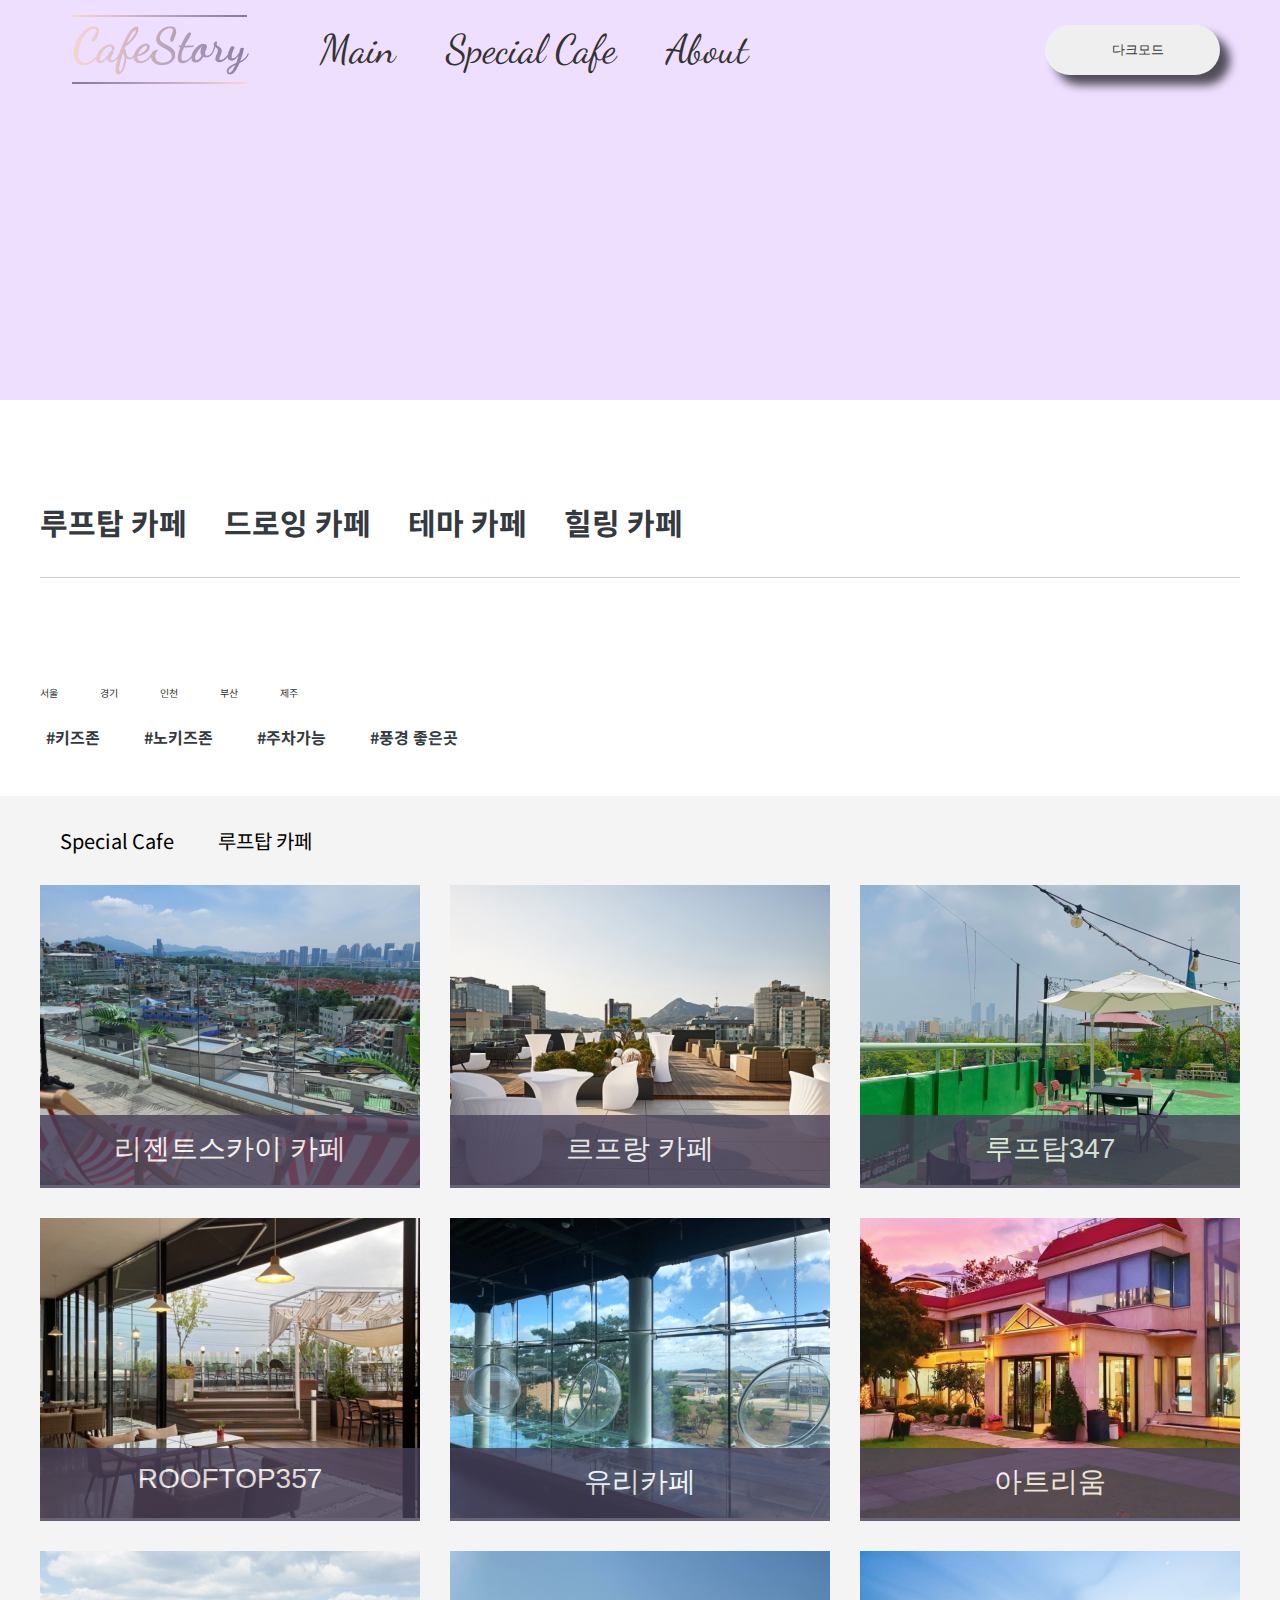
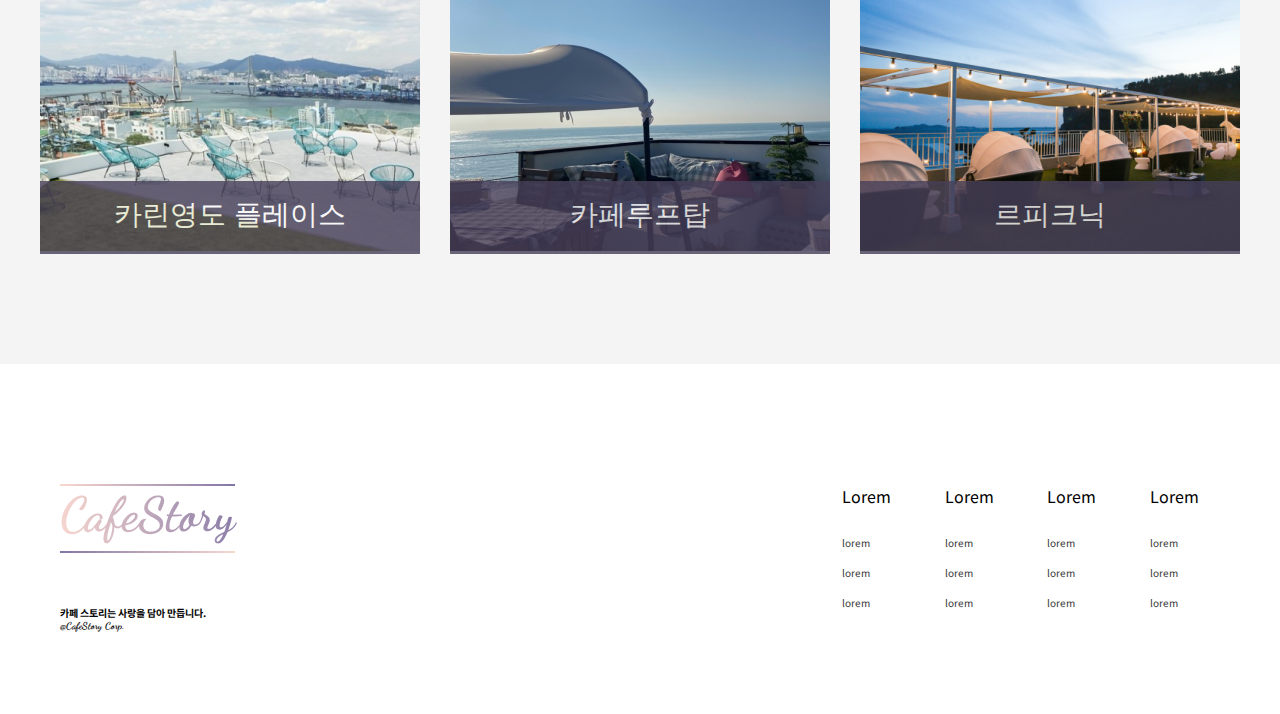
<file: specialCafe.html>
<!DOCTYPE html>
<html lang="en">
  <head>
    <meta charset="UTF-8" />
    <meta http-equiv="X-UA-Compatible" content="IE=edge" />
    <meta name="viewport" content="width=device-width, initial-scale=1.0" />
    <!-- Font Awesome -->
    <link
      rel="stylesheet"
      href="https://use.fontawesome.com/releases/v5.15.3/css/all.css"
      integrity="sha384-SZXxX4whJ79/gErwcOYf+zWLeJdY/qpuqC4cAa9rOGUstPomtqpuNWT9wdPEn2fk"
      crossorigin="anonymous"
    />
    <!-- Css -->
    <link rel="stylesheet" href="./css/specialCafe.css" />
    <link rel="stylesheet" href="./css/sub.css" />
    <title>Special Cafe</title>
  </head>
  <body>
    <div class="container">
      <!-- Hearder -->
      <header class="header">
        <section class="header__inner inner">
          <h1 class="logo">
            <a href="index.html" class="screen_out">로고</a>
            <img class="logo" src="./img/01/logo.png" alt="" />
          </h1>
          <div class="gnb">
            <h2 class="screen_out">네비게이션</h2>
            <ul class="gnb__menu">
              <li>
                <a href="index.html">Main</a>
              </li>
              <li>
                <a href="specialCafe.html">Special Cafe</a>
              </li>
              <li>
                <a href="#none">About</a>
              </li>
            </ul>
          </div>
          <button class="mode__btn">
            <i class="fas fa-moon"></i>
            <span class="mode__btn-right">다크모드</span>
          </button>
        </section>
      </header>
        <main class="main">
          <section class="main__content main__home">
            <div class="home__inner">
              <h2 class="screen_out">메인</h2>
              <div class="main__tit"></div>
            </div>
          </section>
          <section class="main__content best"></section>
        </main>
        <!-- 스페셜 카페 content -->
        <section class="content">
          <!-- article 3-1. 메뉴 박스 부분 -->
          <article class="content__menu">
            <!-- 카페 메뉴 - 종류 선택 -->
            <ul class="cafeKinds">
              <li><a href="#">루프탑 카페</a></li>
              <li><a href="#">드로잉 카페</a></li>
              <li><a href="#">테마 카페</a></li>
              <li><a href="#">힐링 카페</a></li>
            </ul>
            <!-- <hr /> -->
            <!-- 카페 메뉴 - 위치 선택 -->
            <ul class="locations">
              <li>서울</li>
              <li>경기</li>
              <li>인천</li>
              <li>부산</li>
              <li>제주</li>
            </ul>
            <!-- 카페 메뉴 - 해시 태그 -->
            <ul class="tags">
              <li>#키즈존</li>
              <li>#노키즈존</li>
              <li>#주차가능</li>
              <li>#풍경 좋은곳</li>
            </ul>
          </article>

          <!-- article 3-1. 이미지 박스 부분 -->
          <article class="content__imgs">
            <!-- 선택된 카페 카테고리 텍스트  -->
            <div class="select__cafe">
              <span>Special Cafe </span>
              <i class="fas fa-chevron-right fa-1x"></i>
              <span>루프탑 카페</span>
            </div>
            <!-- 카페 이미지 모음 -->
            <div class="cafe__block">
              <div class="cafe__imgs">
                <!-- 카페 이미지 1번째 줄 -->
                <ul class="cafe__imgs1">
                  <li class="img__block">
                    <button value='regentsky'>
                      <img src="./img/specialCafe/1/seoul/regentsky.png" alt="" />
                      <div class="img__text">리젠트스카이 카페</div>
                    </button>
                  </li>
                  <li class="img__block">
                    <button value='lefran'>
                    <img src="./img/specialCafe/1/seoul/lefran.png" alt="" />
                    <div class="img__text">르프랑 카페</div>
                    </button>
                  </li>
                  <li class="img__block">
                    <button value='rooftop347'>
                    <img
                      src="./img/specialCafe/1/gyeonggi/rooftop347.png"
                      alt=""
                    />
                    <div class="img__text">루프탑347</div>
                    </button>
                  </li>
                </ul>
                <!-- 카페 이미지 2번째 줄 -->
                <ul class="cafe__imgs2">
                  <li class="img__block">
                    <button value='rooftop357'>
                    <img
                      src="./img/specialCafe/1/gyeonggi/rooftop357.png"
                      alt=""
                    />
                    <div class="img__text">ROOFTOP357</div>
                    </button>
                  </li>
                  <li class="img__block">
                    <button value='glasscafe'>
                    <img
                      src="./img/specialCafe/1/incheon/glasscafe.png"
                      alt=""
                    />
                    <div class="img__text">유리카페</div>
                    </button>
                  </li>
                  <li class="img__block">
                    <button value='atrium'>
                    <img src="./img/specialCafe/1/incheon/atrium.png" alt="" />
                    <div class="img__text">아트리움</div>
                    </button>
                  </li>
                </ul>
                <!-- 카페 이미지 3번째 줄 -->
                <ul class="cafe__imgs3">
                  <li class="img__block">
                    <button value='karinyoungdoplace'>
                    <img
                      src="./img/specialCafe/1/busan/karinyoungdoplace.png"
                      alt=""
                    />
                    <div class="img__text">카린영도 플레이스</div>
                    </button>
                  </li>
                  <li class="img__block">
                    <button value='caferooftop'>
                    <img
                      src="./img/specialCafe/1/busan/caferooftop.png"
                      alt=""
                    />
                    <div class="img__text">카페루프탑</div>
                    </button>
                  </li>
                  <li class="img__block">
                    <button value='lepicnic'>
                    <img src="./img/specialCafe/1/jeju/lepicnic.png" alt="" />
                    <div class="img__text">르피크닉</div>
                    </button>
                  </li>
                </ul>
              </div>
            </div>
          </article>
        </section>
      </main>
      <footer class="footer">
        <section class="footer__inner inner">
          <div class="footer__copyright">
            <h2 class="screen_out">COPYRIGHT</h2>
            <div class="footer__logo">
              <img src="./img/01/logo.png" alt="logo" />
              <div class="footer__tit">
                <p>카페 스토리는 사랑을 담아 만듭니다.</p>
                <p>@CafeStory Corp.</p>
              </div>
            </div>
            <div class="footer__gnb">
              <h2 class="screen_out">FOOTERGNB</h2>
              <div class="footer__menu">
                <span class="footer__menu-tit">Lorem</span>
                <ul class="footer__menu__list">
                  <li>
                    <a href="#none">lorem</a>
                  </li>
                  <li>
                    <a href="#none">lorem</a>
                  </li>
                  <li>
                    <a href="#none">lorem</a>
                  </li>
                </ul>
              </div>
              <div class="footer__menu">
                <span class="footer__menu-tit">Lorem</span>
                <ul class="footer__menu__list">
                  <li>
                    <a href="#none">lorem</a>
                  </li>
                  <li>
                    <a href="#none">lorem</a>
                  </li>
                  <li>
                    <a href="#none">lorem</a>
                  </li>
                </ul>
              </div>
              <div class="footer__menu">
                <span class="footer__menu-tit">Lorem</span>
                <ul class="footer__menu__list">
                  <li>
                    <a href="#none">lorem</a>
                  </li>
                  <li>
                    <a href="#none">lorem</a>
                  </li>
                  <li>
                    <a href="#none">lorem</a>
                  </li>
                </ul>
              </div>
              <div class="footer__menu">
                <span class="footer__menu-tit">Lorem</span>
                <ul class="footer__menu__list">
                  <li>
                    <a href="#none">lorem</a>
                  </li>
                  <li>
                    <a href="#none">lorem</a>
                  </li>
                  <li>
                    <a href="#none">lorem</a>
                  </li>
                </ul>
              </div>
            </div>
          </div>
        </section>
      </footer>
    </div>
    <script src="./horoscope.js"></script>
  </body>
</html>
</file>
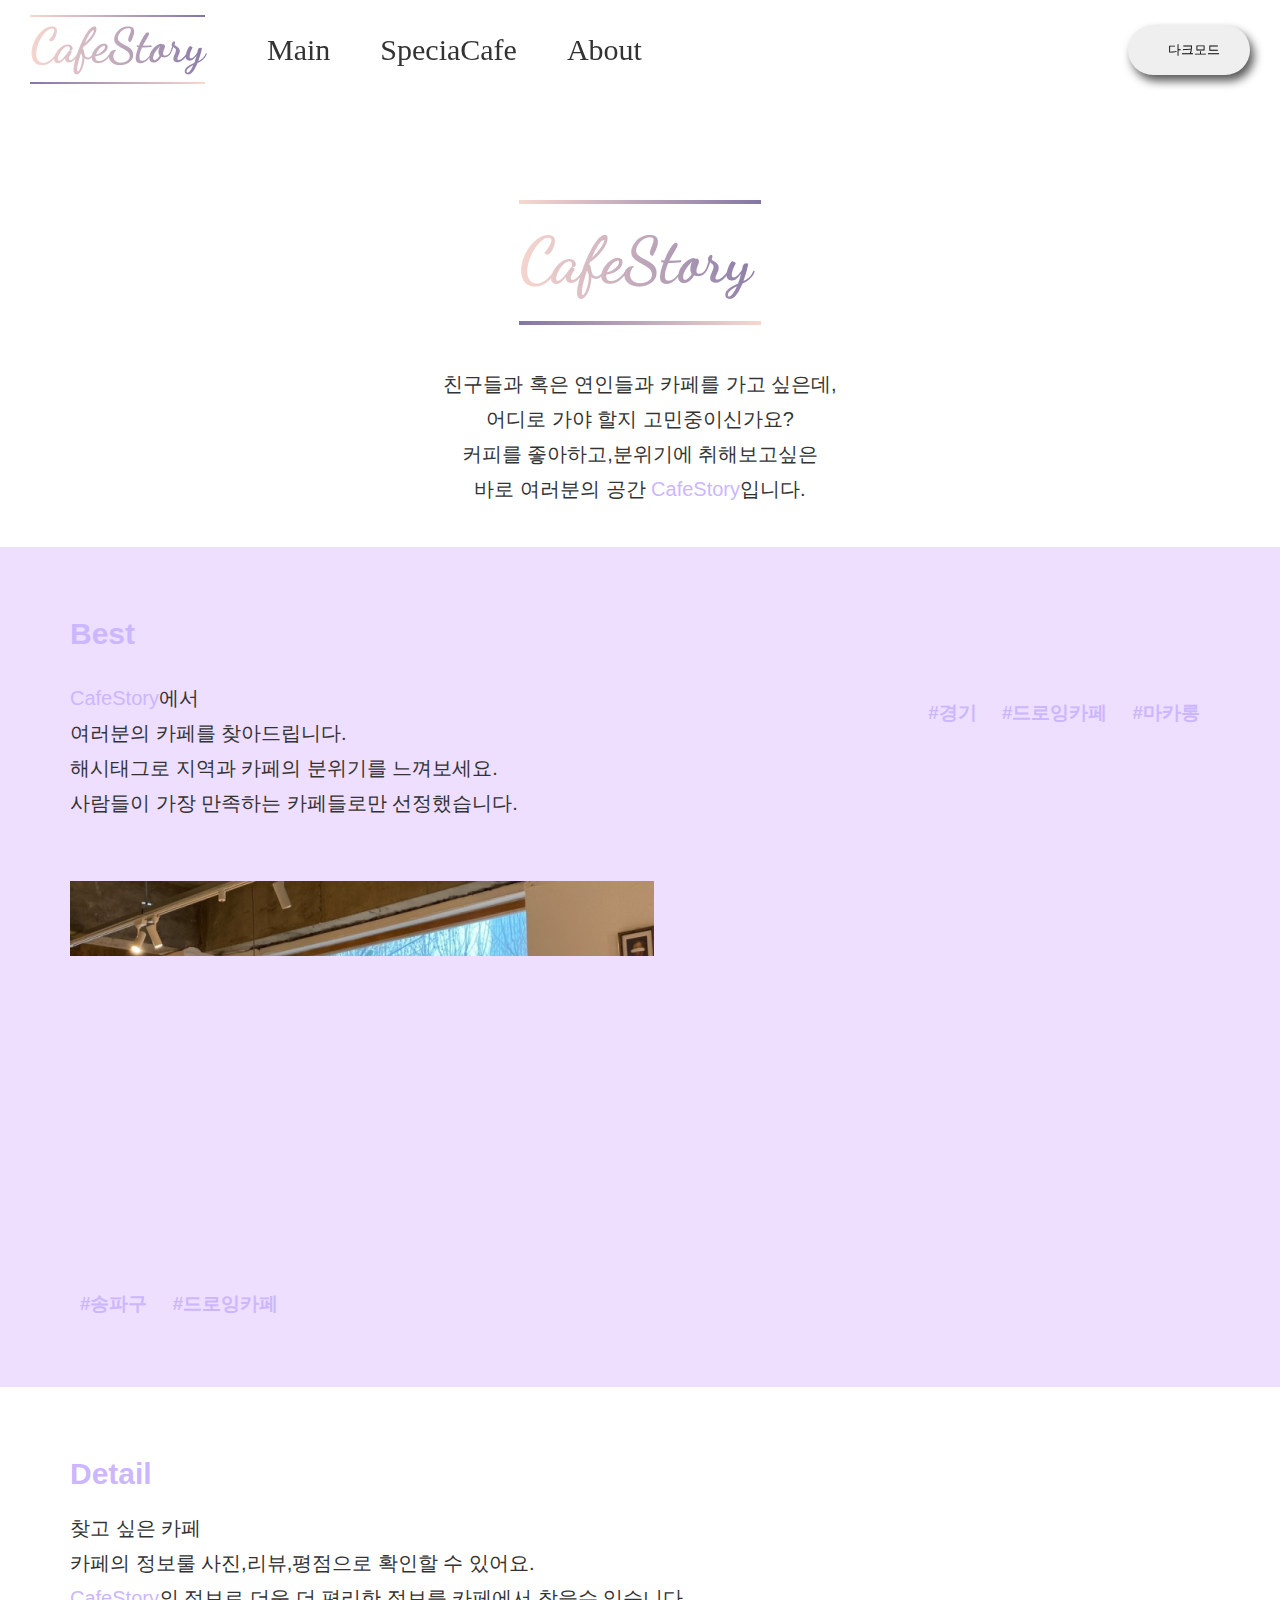
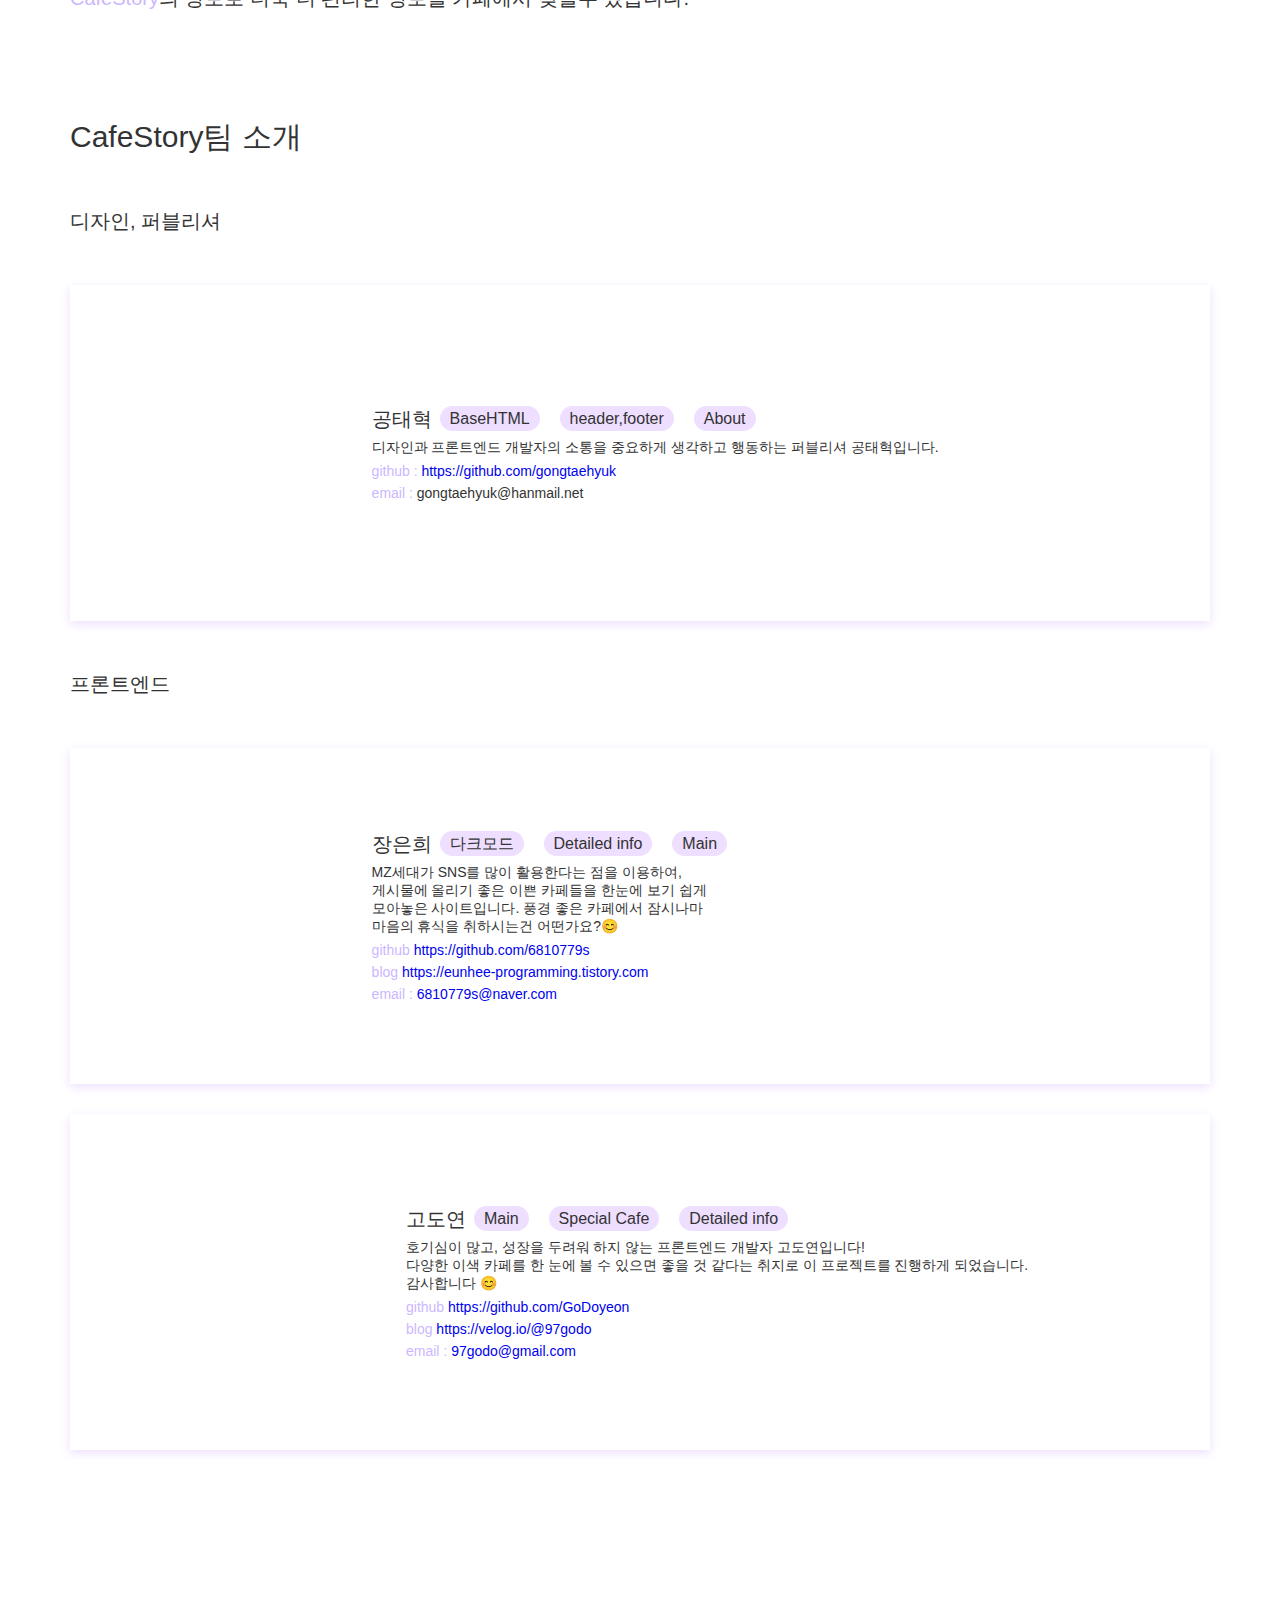
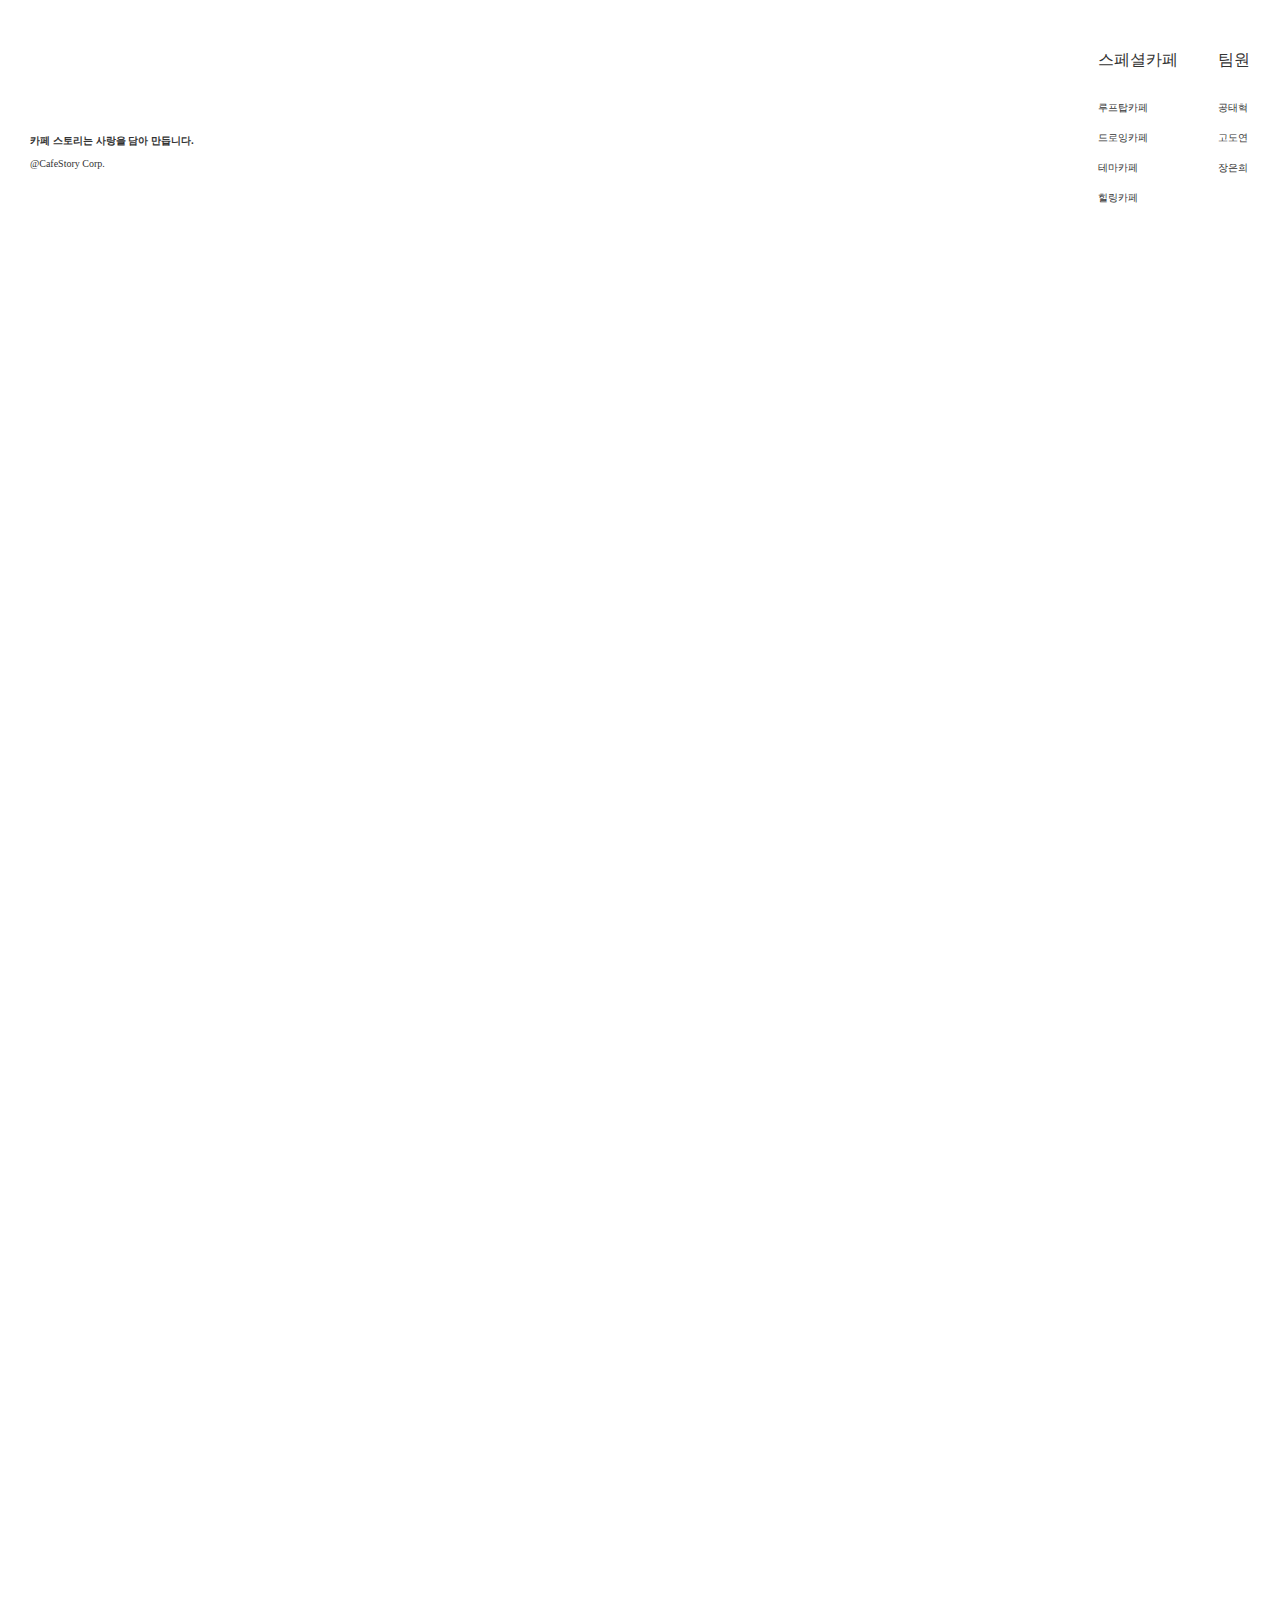
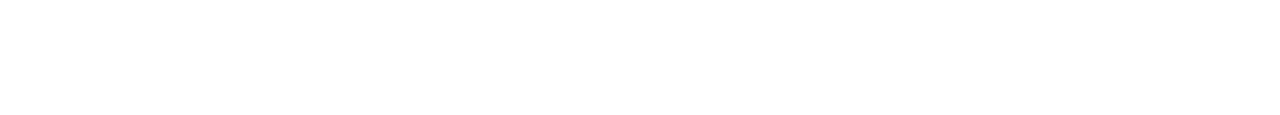
<file: about/about.html>
<!DOCTYPE html>
<html lang="ko">
  <head>
    <meta charset="UTF-8" />
    <meta http-equiv="X-UA-Compatible" content="IE=edge" />
    <meta name="viewport" content="width=device-width, initial-scale=1.0" />

    <!-- Font Awesome -->
    <link
      rel="stylesheet"
      href="https://use.fontawesome.com/releases/v5.15.3/css/all.css"
      integrity="sha384-SZXxX4whJ79/gErwcOYf+zWLeJdY/qpuqC4cAa9rOGUstPomtqpuNWT9wdPEn2fk"
      crossorigin="anonymous"
    />

    <!-- css -->
    <link rel="stylesheet" href="./css/about.css" />
    <title>About</title>
  </head>
  <body>
    <div class="container">
      <header class="header">
        <div class="header__logo">
          <h2 class="screen_out"><a href="#none">로고</a></h2>
          <a href="../index.html"
            ><img src="../img/01/logo.png" alt="logo"
          /></a>
        </div>
        <ul class="header__menu">
          <h2 class="screen_out"><a href="#none">네비게이션</a></h2>
          <li><a href="../index.html">Main</a></li>
          <li><a href="../specialCafe/rooftop.html">SpeciaCafe</a></li>
          <li><a href="../about/about.html">About</a></li>
        </ul>
        <button tyle="button" value="night" class="header__btn">
          <h2 class="screen_out"><a href="#none">모드</a></h2>
          <i class="fas fa-moon"></i>
          <i class="fas fa-sun"></i>
          <span class="header__btn--right">다크모드</span>
        </button>
        <a href="#none" class="header__toogleBtn">
          <i class="fas fa-bars"></i>
        </a>
      </header>
      <main class="project">
        <section class="project-main">
          <article class="project-main__logo">
            <img src="../img/about/img/page-logo.png" alt="" />
          </article>
          <article class="project-main__txt main__home">
            <span>
              친구들과 혹은 연인들과 카페를 가고 싶은데,
              <br />
              어디로 가야 할지 고민중이신가요?
              <br />
              커피를 좋아하고,분위기에 취해보고싶은
              <br />
              바로 여러분의 공간 <span class="txtColor">CafeStory</span>입니다.
            </span>
          </article>
        </section>
        <section class="project-content">
          <article class="project__inner">
            <div class="project-content__txt">
              <span class="project-content__txt--name">Best</span>
            </div>
            <div class="project-content__subtxt">
              <span>
                <span class="txtColor">CafeStory</span>에서
                <br />
                여러분의 카페를 찾아드립니다.
                <br />
                해시태그로 지역과 카페의 분위기를 느껴보세요.
                <br />
                사람들이 가장 만족하는 카페들로만 선정했습니다.
              </span>
            </div>
            <div class="project-content__box">
              <div class="project-content__box--left">
                <div class="box__img">
                  <img src="../img/about/img/left.png" alt="left_img" />
                </div>
                <div class="box__txt">
                  <span class="box__txt--color">#송파구</span>
                  <span class="box__txt--color">#드로잉카페</span>
                </div>
              </div>
              <div class="project-content__box--right">
                <div class="box__img">
                  <img src="../img/about/img/right.png" alt="right_img" />
                </div>
                <div class="box__txt">
                  <span class="box__txt--color">#경기</span>
                  <span class="box__txt--color">#드로잉카페</span>
                  <span class="box__txt--color">#마카롱</span>
                </div>
              </div>
            </div>
          </article>
        </section>
        <section class="project-page">
          <article class="project__inner">
            <div class="project-page__txt">
              <span class="project-page__txt--name">Detail</span>
            </div>
            <div class="project-page__subtxt">
              <span>
                찾고 싶은 카페
                <br />
                카페의 정보룰 사진,리뷰,평점으로 확인할 수 있어요.
                <br />
                <span class="txtColor">CafeStory</span>의 정보로 더욱 더 편리한
                정보를 카페에서 찾을수 있습니다.
                <br />
              </span>
            </div>
            <div class="project-page__img">
              <img src="../img/about/img/detail.png" alt="" />
            </div>
          </article>
        </section>
        <section class="project-team">
          <article class="project__inner">
            <div class="project-team__txt">
              <span class="project-team__txt--name">CafeStory팀 소개</span>
            </div>
            <div class="project-team__box">
              <div class="project-team__subtxt">
                <span class="project-team__txt--subname">디자인, 퍼블리셔</span>
              </div>
              <div class="project-team__profile">
                <div class="project-team__profile--img">
                  <img
                    src="../img/about/img/gong_profile.png"
                    alt="gongtaehyuk"
                  />
                </div>
                <div class="project-team__profile--content">
                  <div class="project-team__name project-name">
                    <span class="name">공태혁</span>
                    <div class="name__sub">
                      <span class="name__part">BaseHTML</span>
                      <span class="name__part">header,footer</span>
                      <span class="name__part">About</span>
                    </div>
                  </div>
                  <div class="project-team__des project-name">
                    <span>
                      디자인과 프론트엔드 개발자의 소통을 중요하게 생각하고
                      행동하는 퍼블리셔 공태혁입니다.
                      <br />
                    </span>
                  </div>
                  <div class="project-team__address project-name">
                    <span class="project-team__address--color">github :</span>
                    <a href="https://github.com/gongtaehyuk" target="blank"
                      >https://github.com/gongtaehyuk</a
                    >
                  </div>
                  <div class="project-team__address project-name">
                    <span class="project-team__address--color">email :</span>
                    <span>gongtaehyuk@hanmail.net</span>
                  </div>
                </div>
              </div>
            </div>
            <div class="project-team__box">
              <div class="project-team__subtxt">
                <span class="project-team__txt--subname">프론트엔드</span>
              </div>
              <div class="project-team__profile">
                <div class="project-team__profile--img">
                  <img src="../img/about/img/mimoticon_eunhee.png" alt="" />
                </div>
                <div class="project-team__profile--content">
                  <div class="project-team__name project-name">
                    <span class="name">장은희</span>
                    <div class="name__sub">
                      <span class="name__part">다크모드</span>
                      <span class="name__part">Detailed info</span>
                      <span class="name__part">Main</span>
                    </div>
                  </div>
                  <div class="project-team__des project-name">
                    <span>
                      MZ세대가 SNS를 많이 활용한다는 점을 이용하여,
                      <br />
                      게시물에 올리기 좋은 이쁜 카페들을 한눈에 보기 쉽게
                      <br />
                      모아놓은 사이트입니다. 풍경 좋은 카페에서 잠시나마
                      <br />
                      마음의 휴식을 취하시는건 어떤가요?😊
                    </span>
                  </div>
                  <div class="project-team__address project-name">
                    <span class="project-team__address--color">github</span>
                    <a href="https://github.com/6810779s"
                      >https://github.com/6810779s</a
                    >
                  </div>
                  <div class="project-team__address project-name">
                    <span class="project-team__address--color">blog</span>
                    <a href="https://eunhee-programming.tistory.com"
                      >https://eunhee-programming.tistory.com</a
                    >
                  </div>
                  <div class="project-team__address project-name">
                    <span class="project-team__address--color">email :</span>
                    <a href="6810779s@naver.com">6810779s@naver.com</a>
                  </div>
                </div>
              </div>
              <div class="project-team__profile">
                <div class="project-team__profile--img">
                  <img
                    src="../img/about/img/mimoticon_doyeon.png"
                    width="130px"
                    height="130px"
                    alt=""
                  />
                </div>
                <div class="project-team__profile--content">
                  <div class="project-team__name project-name">
                    <span class="name">고도연</span>
                    <div class="name__sub">
                      <span class="name__part">Main</span>
                      <span class="name__part">Special Cafe</span>
                      <span class="name__part">Detailed info</span>
                    </div>
                  </div>
                  <div class="project-team__des project-name">
                    <span>
                      호기심이 많고, 성장을 두려워 하지 않는 프론트엔드 개발자
                      고도연입니다!
                      <br />
                      다양한 이색 카페를 한 눈에 볼 수 있으면 좋을 것 같다는
                      취지로 이 프로젝트를 진행하게 되었습니다.
                      <br />
                      감사합니다 😊
                      <br />
                    </span>
                  </div>
                  <div class="project-team__address project-name">
                    <span class="project-team__address--color">github</span>
                    <a href="https://github.com/GoDoyeon"
                      >https://github.com/GoDoyeon</a
                    >
                  </div>
                  <div class="project-team__address project-name">
                    <span class="project-team__address--color">blog</span>
                    <a href="https://velog.io/@97godo"
                      >https://velog.io/@97godo</a
                    >
                  </div>
                  <div class="project-team__address project-name">
                    <span class="project-team__address--color">email :</span>
                    <a href="#none">97godo@gmail.com</a>
                  </div>
                </div>
              </div>
            </div>
          </article>
        </section>
      </main>
      <footer class="footer">
        <div class="footer__left">
          <div class="footer__logo">
            <h2 class="screen_out"><a href="#none">푸터로고</a></h2>
            <a href="#none"
              ><img src="../img/about/img/logo.png" alt="footerLogo"
            /></a>
          </div>
          <div class="footer__copyright">
            <p>카페 스토리는 사랑을 담아 만듭니다.</p>
            <p>@CafeStory Corp.</p>
          </div>
        </div>
        <div class="footer__right">
          <h2 class="screen_out">푸터네비게이션</h2>
          <ul class="footer__menu">
            <span>스페셜카페</span>
            <li class="footer__menu--list"><a href="">루프탑카페</a></li>
            <li class="footer__menu--list"><a href="">드로잉카페</a></li>
            <li class="footer__menu--list"><a href="">테마카페</a></li>
            <li class="footer__menu--list"><a href="">힐링카페</a></li>
          </ul>
          <ul class="footer__menu">
            <span>팀원</span>
            <li class="footer__menu--list"><a href="">공태혁</a></li>
            <li class="footer__menu--list"><a href="">고도연</a></li>
            <li class="footer__menu--list"><a href="">장은희</a></li>
          </ul>
        </div>
      </footer>
    </div>
  </body>

  <script type="module" src="../darkMode_about/darkMode.js"></script>
  <script src="../js/Reactive_header.js"></script>
  <script src="../js/header.js"></script>
  <script src="../js/onresize.js"></script>
</html>
</file>
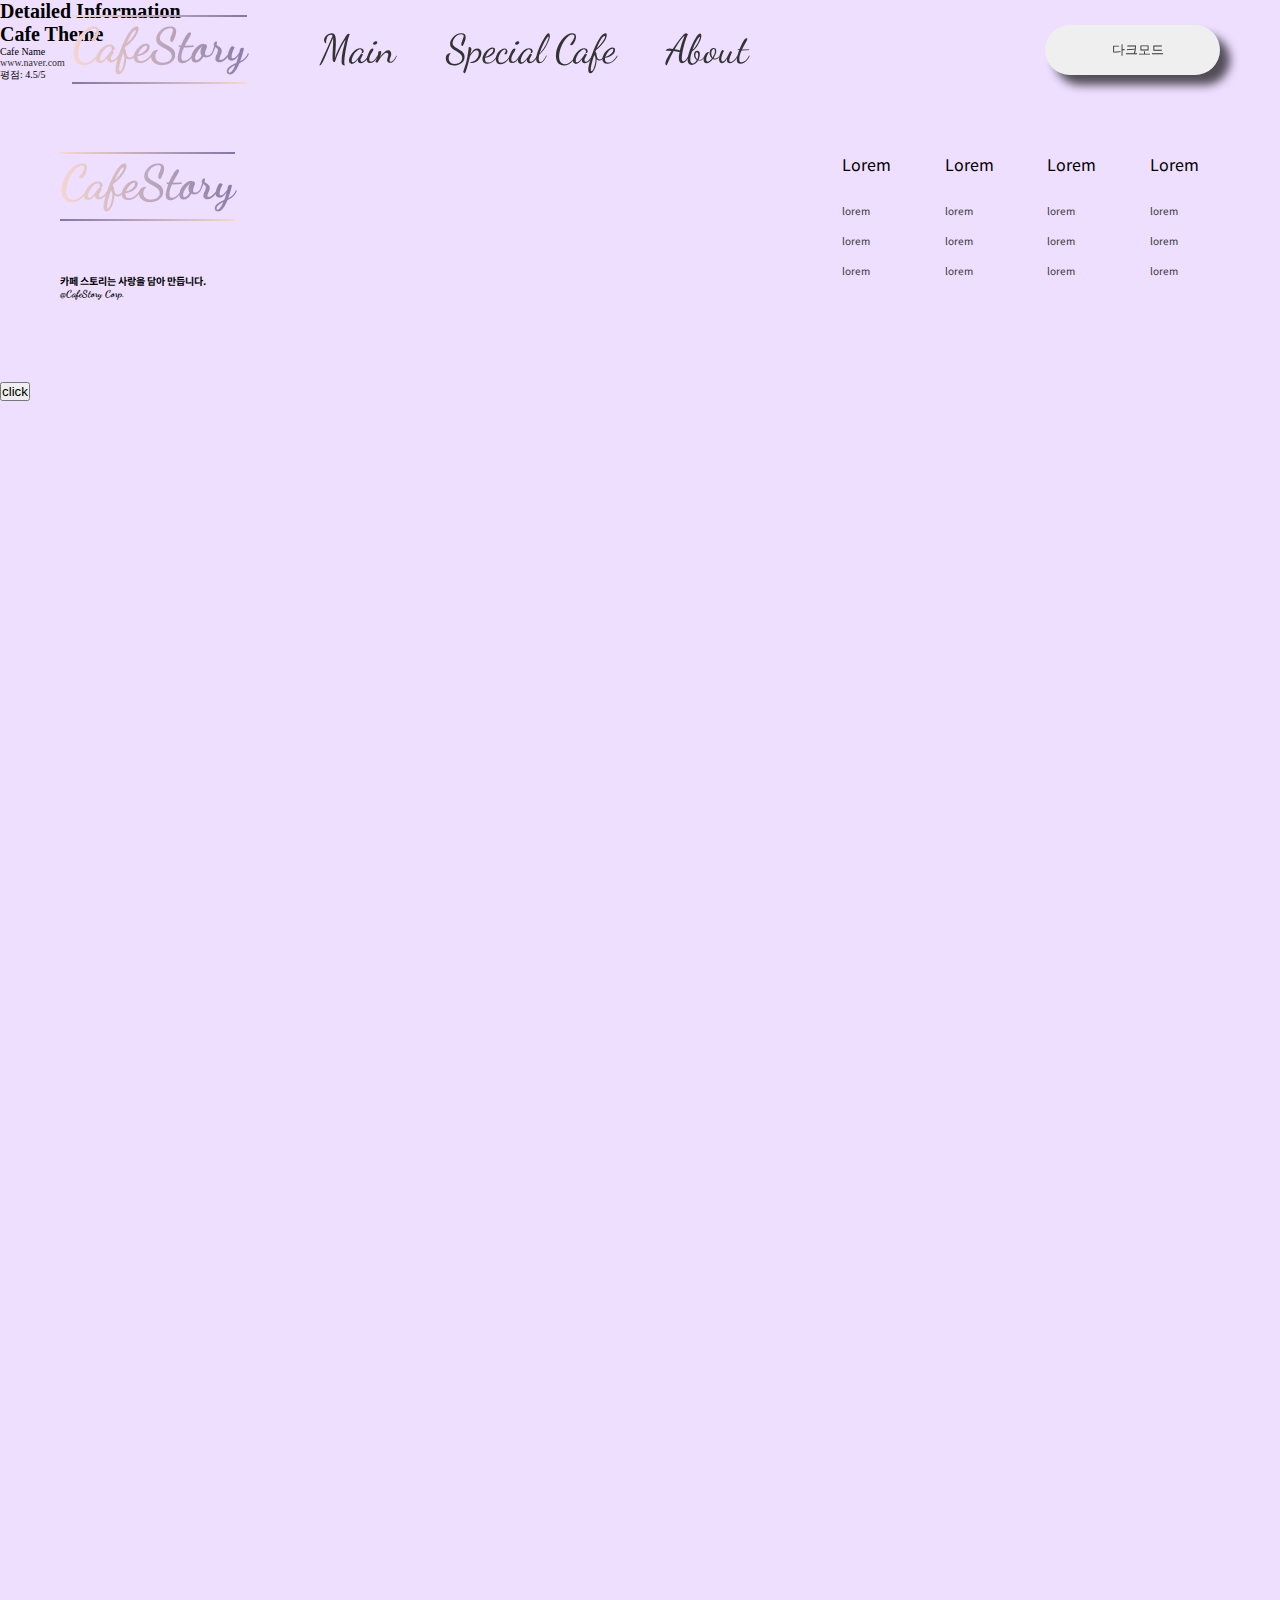
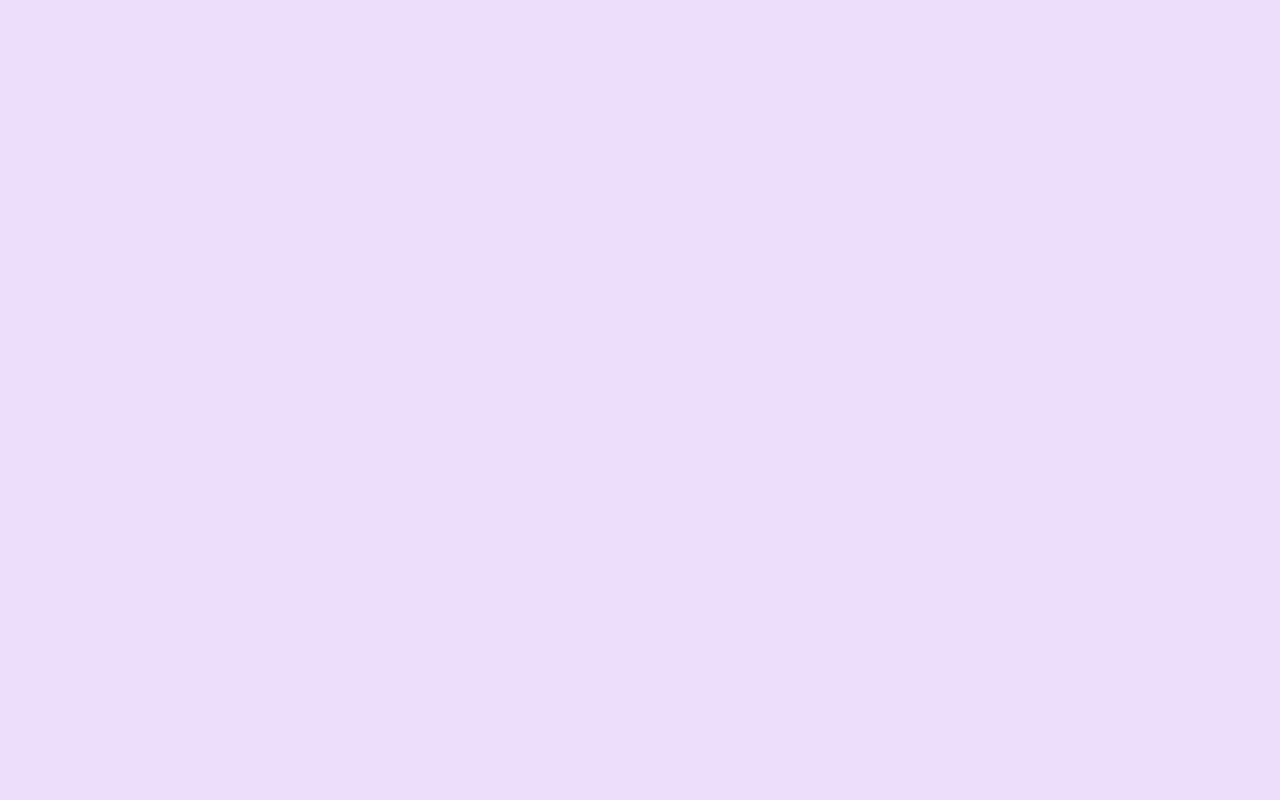
<file: detailed_info/detailed.html>
<!DOCTYPE html>
<html lang="en">
<head>
  <meta charset="UTF-8">
  <meta http-equiv="X-UA-Compatible" content="IE=edge">
  <meta name="viewport" content="width=device-width, initial-scale=1.0">
  <title>Document</title>
  <link rel="stylesheet" href="https://use.fontawesome.com/releases/v5.15.3/css/all.css"
  integrity="sha384-SZXxX4whJ79/gErwcOYf+zWLeJdY/qpuqC4cAa9rOGUstPomtqpuNWT9wdPEn2fk" crossorigin="anonymous">
  <link rel="stylesheet" href="css/style.css">
</head>
<body>
  <div class="container">
     <!-- Header -->
     <header class="header">
      <section class="header__inner inner">
        <h1 class="logo">
          <a href="#none" class="screen_out">로고</a>
          <img class="logo" src="./img/01/logo.png" alt="">
        </h1>
        <div class="gnb">
          <h2 class="screen_out">네비게이션</h2>
          <ul class="gnb__menu">
            <li>
              <a href="#none">Main</a>
            </li>
            <li>
              <a href="#none">Special Cafe</a>
            </li>
            <li>
              <a href="#none">About</a>
            </li>
          </ul>
        </div>
        <button class="mode__btn">
          <i class="fas fa-moon"></i>
          <span class="mode__btn-right">다크모드</span>
        </button>
      </section>
    </header>

    <!-- main_section -->
    <section class="main">
      <article class="main__content main__detail">
        <h1 class="detailed__information">Detailed Information</h2>
      </article>
      <article class="main__content detailed__info">
        <div class="detailed__wrap">
          <ul class="detailed__container">
            <div class="caption">
              <h1 class="main_tit">Cafe Theme</h1>
              <p class="cafe_tit">Cafe Name</p>
              <a class="cafe_link" href="www.naver.com"><p>www.naver.com</p></a>
              <p class="stars">평점: 4.5/5</p>
            </div>
            <li class="img1"></li>
            <li class="img2"></li>
            <li class="img3"></li>
            <li class="img4"></li>
            <li class="img5"></li>
            <li class="img6"></li>
            <li class="img7"></li>
            <li class="img8"></li>
            <li class="img9"></li>
          </ul>
        </div>
      </article>
    </section>

    <!-- footer -->
    <footer class="footer">
      <section class="footer__inner inner">
        <div class="footer__copyright">
          <h2 class="screen_out">COPYRIGHT</h2>
          <div class="footer__logo">
            <img src="./img/01/logo.png" alt="logo">
            <div class="footer__tit">
              <p>
                카페 스토리는 사랑을 담아 만듭니다. 
              </p>
              <p>
                @CafeStory Corp.
              </p>
            </div>
          </div>
        </div>
        <div class="footer__gnb">
          <h2 class="screen_out">FOOTERGNB</h2>
          <div class="footer__menu">
            <span class="footer__menu-tit">Lorem</span>
            <ul class="footer__menu__list">
              <li>
                <a href="#none">lorem</a>
              </li>
              <li>
                <a href="#none">lorem</a>
              </li>
              <li>
                <a href="#none">lorem</a>
              </li>
            </ul>
          </div>
          <div class="footer__menu">
            <span class="footer__menu-tit">Lorem</span>
            <ul class="footer__menu__list">
              <li>
                <a href="#none">lorem</a>
              </li>
              <li>
                <a href="#none">lorem</a>
              </li>
              <li>
                <a href="#none">lorem</a>
              </li>
            </ul>
          </div>
          <div class="footer__menu">
            <span class="footer__menu-tit">Lorem</span>
            <ul class="footer__menu__list">
              <li>
                <a href="#none">lorem</a>
              </li>
              <li>
                <a href="#none">lorem</a>
              </li>
              <li>
                <a href="#none">lorem</a>
              </li>
            </ul>
          </div>
          <div class="footer__menu">
            <span class="footer__menu-tit">Lorem</span>
            <ul class="footer__menu__list">
              <li>
                <a href="#none">lorem</a>
              </li>
              <li>
                <a href="#none">lorem</a>
              </li>
              <li>
                <a href="#none">lorem</a>
              </li>
            </ul>
          </div>
        </div>
      </section>
    </footer>
    <button class="btn" value='01'>click</button>
  </div>
</body>
<script src="js/header.js"></script>
<script src="js/detail_info.js"></script>
</html>
</file>
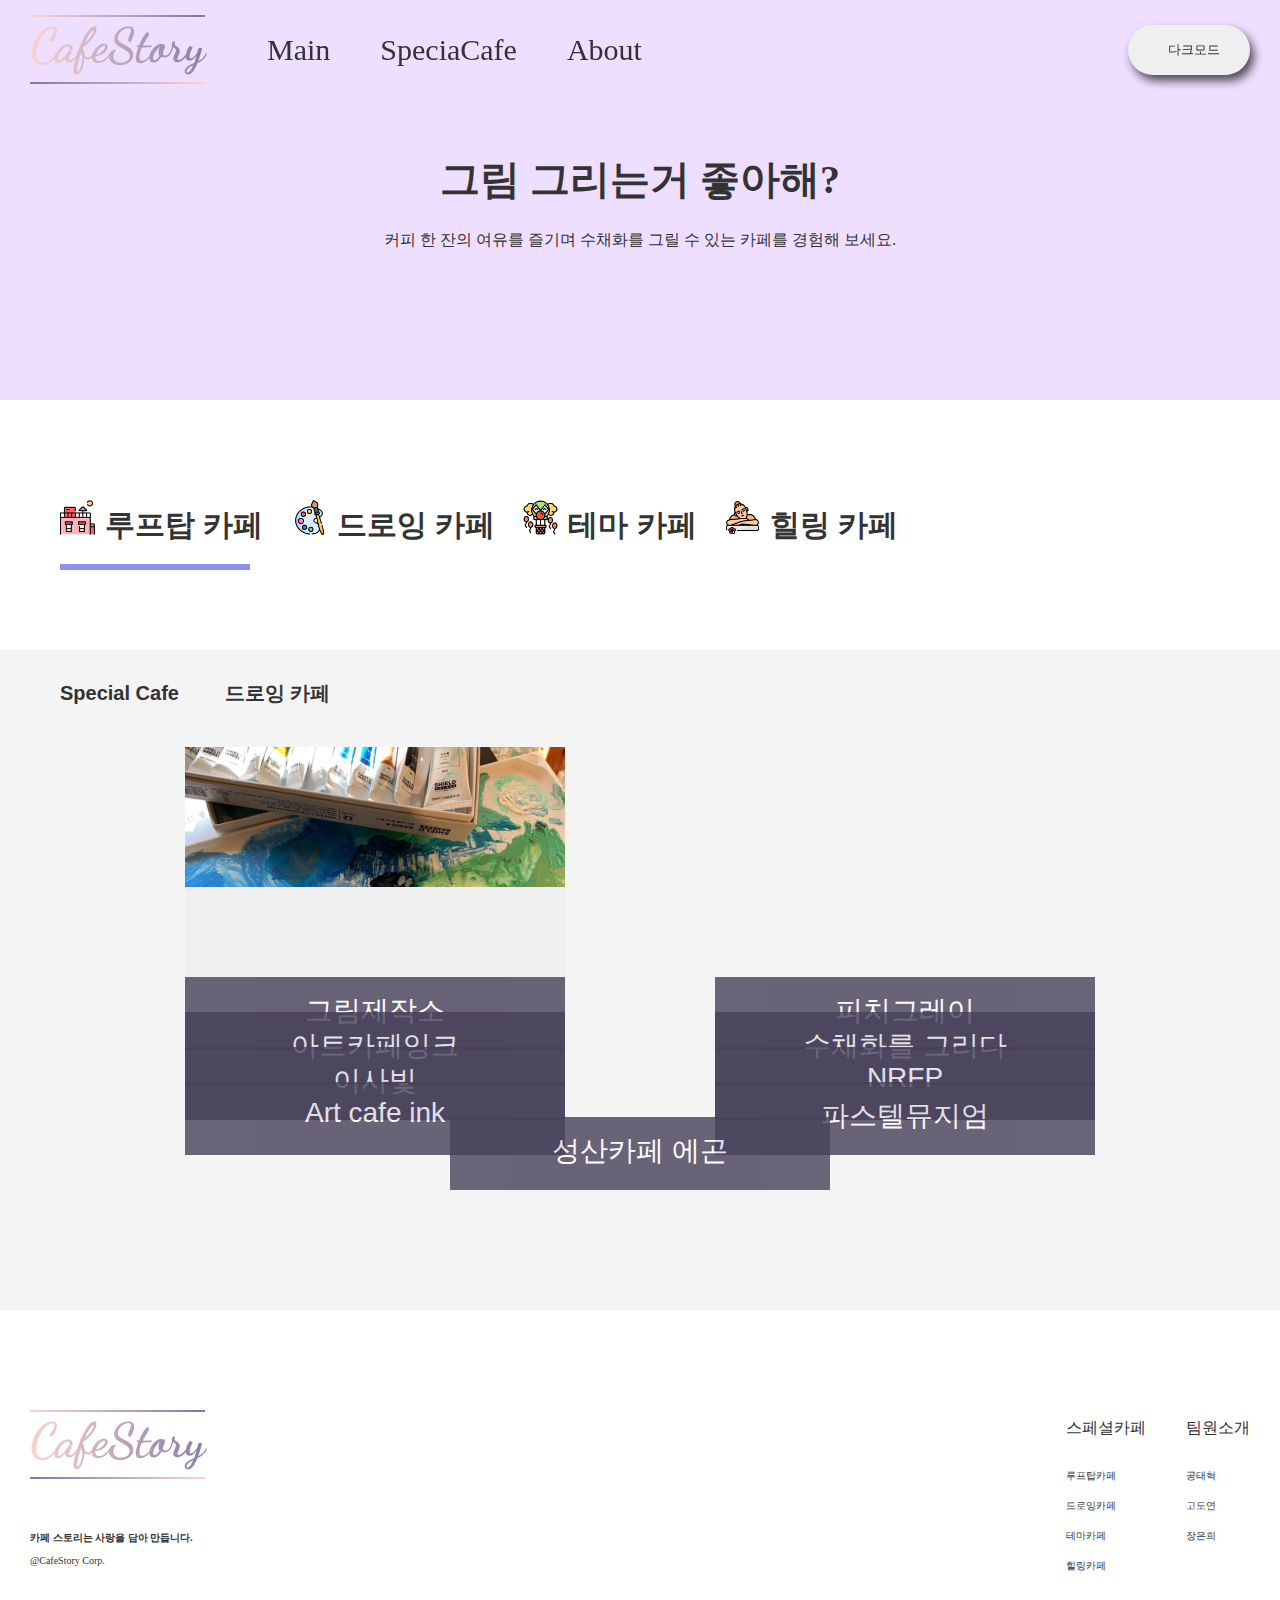
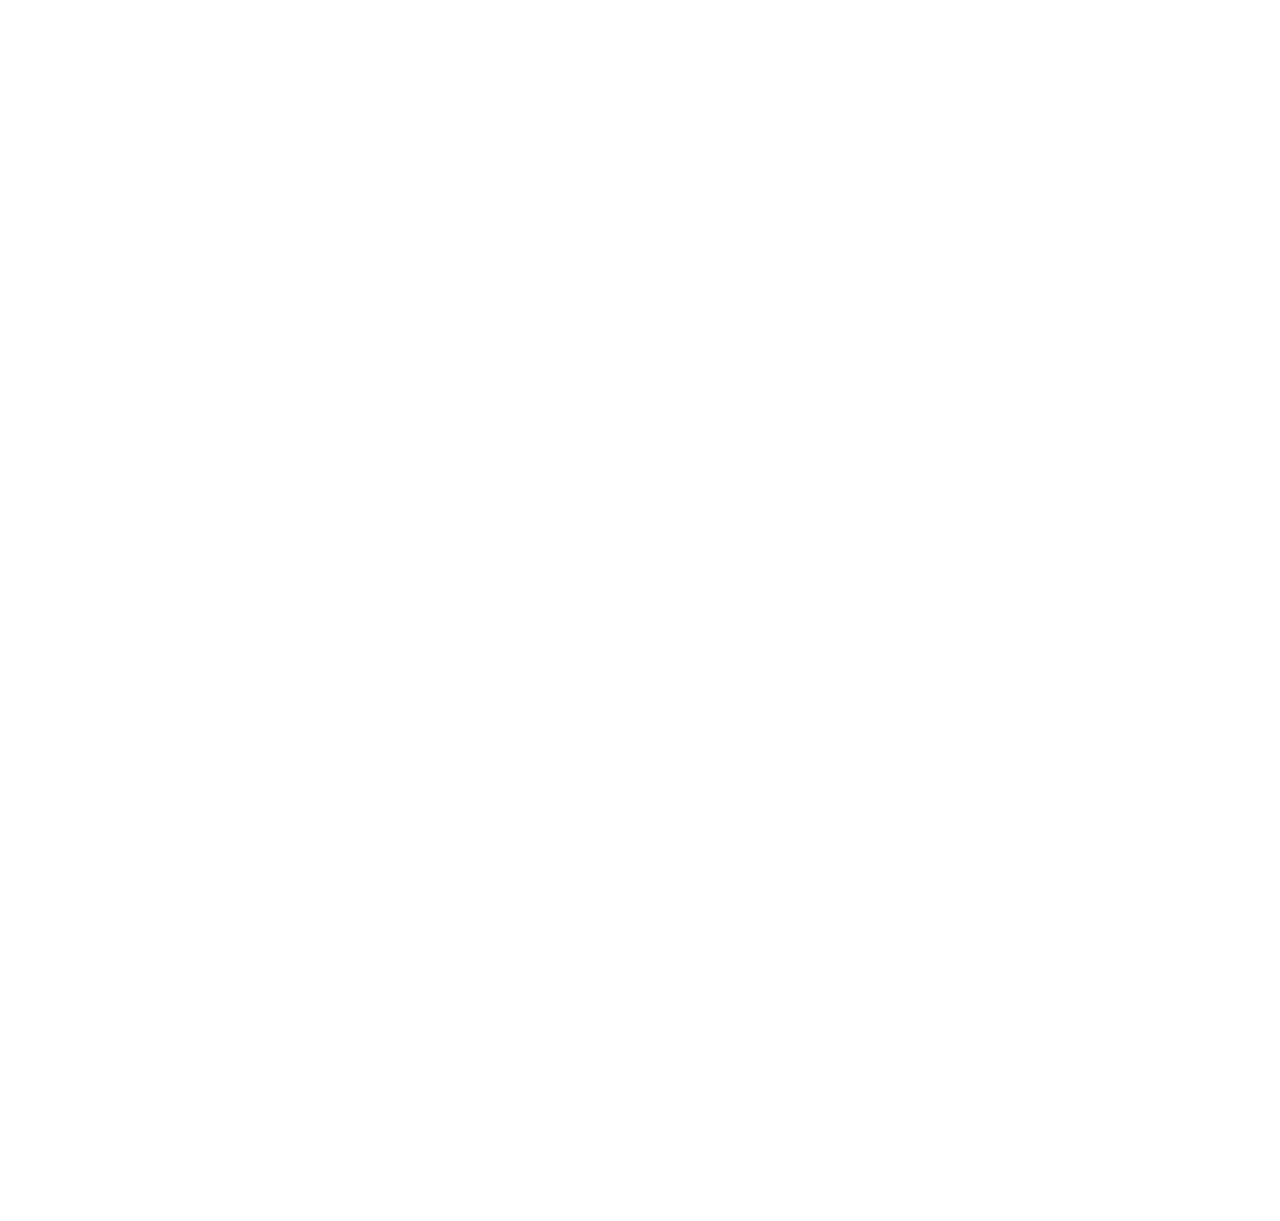
<file: specialCafe/drawing.html>
<!DOCTYPE html>
<html lang="en">
  <head>
    <meta charset="UTF-8" />
    <meta http-equiv="X-UA-Compatible" content="IE=edge" />
    <meta name="viewport" content="width=device-width, initial-scale=1.0" />
    <!-- Font Awesome -->
    <link
      rel="stylesheet"
      href="https://use.fontawesome.com/releases/v5.15.3/css/all.css"
      integrity="sha384-SZXxX4whJ79/gErwcOYf+zWLeJdY/qpuqC4cAa9rOGUstPomtqpuNWT9wdPEn2fk"
      crossorigin="anonymous"
    />
    <!-- Css -->
    <link rel="stylesheet" href="./css/specialCafe.css" />
    <link rel="stylesheet" href="./css/sub.css" />
    <title>Special Cafe</title>
  </head>
  <body>
    <div class="container">
      <!-- Hearder -->
      <header class="header">
        <div class="header__logo">
          <h2 class="screen_out"><a href="#none">로고</a></h2>
          <a href="../index.html"><img src="../img/01/logo.png" alt="logo"></a>
        </div>
        <ul class="header__menu">
          <h2 class="screen_out"><a href="#none">네비게이션</a></h2>
          <li><a href="../index.html">Main</a></li>
          <li><a href="../specialCafe/rooftop.html">SpeciaCafe</a></li>
          <li><a href="../about/about.html">About</a></li>
        </ul>
        <button tyle="button" value="night" class="header__btn">
          <h2 class="screen_out"><a href="#none">모드</a></h2>
            <i class="fas fa-moon"></i>
            <i class="fas fa-sun"></i>
            <span class="header__btn--right">다크모드</span>
        </button>
        <a href="#none" class="header__toogleBtn">
          <i class="fas fa-bars"></i>
        </a>
      </header>

        <main class="main">
          <section class="main__content main__home">
            <div class="home__inner">
              <h2 class="screen_out">메인</h2>
              <div class="main__tit">
                <p class='main__title'>그림 그리는거 좋아해?</p>
                <p class='sub__title'> 커피 한 잔의 여유를 즐기며 수채화를 그릴 수 있는 카페를 경험해 보세요.</p>
              </div>
            </div>
          </section>
        <!-- 스페셜 카페 content -->
        <section class="content">
          <!-- article 3-1. 메뉴 박스 부분 -->
          <article class="content__menu">
            <!-- 카페 메뉴 - 종류 선택 -->
            <div class="wrap">
              <ul class="cafeKinds">
                <li class="rooftopCafe"><a href="./rooftop.html"><img class="cafeIcon" src='../img/icon/rooftop.png'>루프탑 카페</a></li>
                <li class="drawingCafe"><a class="visited" href="./drawing.html"><img class="cafeIcon" src='../img/icon/color-palette.png'>드로잉 카페</a></li>
                <li class="themeCafe"><a href="./themed.html"><img class="cafeIcon" src='../img/icon/hot-air-balloon.png'>테마 카페</a></li>
                <li class="healingCefe"><a href="./healing.html"><img class="cafeIcon" src='../img/icon/relax.png'>힐링 카페</a></li>
              </ul>
              <div class="underline"></div>
            </div>
            
            <!-- <hr /> -->
            <!-- 카페 메뉴 - 위치 선택 -->
            <!-- <ul class="locations">
              <li>서울</li>
              <li>경기</li>
              <li>인천</li>
              <li>부산</li>
              <li>제주</li>
            </ul> -->
            <!-- 카페 메뉴 - 해시 태그 -->
            <!-- <ul class="tags">
              <li>#키즈존</li>
              <li>#노키즈존</li>
              <li>#주차가능</li>
              <li>#풍경 좋은곳</li>
            </ul> -->
          </article>

          <!-- article 3-1. 이미지 박스 부분 -->
          <article class="content__imgs">
            <!-- 선택된 카페 카테고리 텍스트  -->
            <div class="select__cafe">
              <span><a href="../specialCafe/rooftop.html">Special Cafe</a></span>              
              <i class="fas fa-chevron-right fa-1x"></i>
              <span><a href="./drawing.html">드로잉 카페</a></span>
            </div>
            <!-- 카페 이미지 모음 -->
            <div class="cafe__block">
              <div class="cafe__imgs">
                <!-- 카페 이미지 1번째 줄 -->
                <ul class="cafe__imgs1">
                  <li class="img__block">
                    <button class="cafeDetailBtn" name="drawing" value='picturestudio'>
                      <img src="../img/specialCafe/2/seoul/picturestudio.png" alt="" />
                      <div class="img__text">그림제작소</div>
                    </button>
                  </li>
                  <li class="img__block">
                    <button class="cafeDetailBtn" name="drawing" value='pitchgray'>
                    <img src="../img/specialCafe/2/seoul/pitchgray.png" alt="" />
                    <div class="img__text">피치그레이</div>
                    </button>
                  </li>
                  <li class="img__block">
                    <button class="cafeDetailBtn" name="drawing" value='artcapink'>
                    <img
                      src="../img/specialCafe/2/gyeonggi/artcapink.png"
                      alt=""
                    />
                    <div class="img__text">아트카페잉크</div>
                    </button>
                  </li>
                <!-- 카페 이미지 2번째 줄 -->
                  <li class="img__block">
                    <button class="cafeDetailBtn" name="drawing" value='painting'>
                    <img
                      src="../img/specialCafe/2/gyeonggi/painting.png"
                      alt=""
                    />
                    <div class="img__text">수채화를 그리다</div>
                    </button>
                  </li>
                  <li class="img__block">
                    <button class="cafeDetailBtn" name="drawing" value='asacolor'>
                    <img
                      src="../img/specialCafe/2/incheon/asacolor.png"
                      alt=""
                    />
                    <div class="img__text">이사빛</div>
                    </button>
                  </li>
                  <li class="img__block">
                    <button class="cafeDetailBtn" name="drawing" value='nrfp'>
                    <img src="../img/specialCafe/2/incheon/nrfp.png" alt="" />
                    <div class="img__text">NRFP</div>
                    </button>
                  </li>
                <!-- 카페 이미지 3번째 줄 -->
                  <li class="img__block">
                    <button class="cafeDetailBtn" name="drawing" value='artcafeink'>
                    <img
                      src="../img/specialCafe/2/busan/artcafeink.png"
                      alt=""
                    />
                    <div class="img__text">Art cafe ink</div>
                    </button>
                  </li>
                  <li class="img__block">
                    <button class="cafeDetailBtn" name="drawing" value='pastelmuseum'>
                    <img
                      src="../img/specialCafe/2/busan/pastelmuseum.png"
                      alt=""
                    />
                    <div class="img__text">파스텔뮤지엄</div>
                    </button>
                  </li>
                  <li class="img__block">
                    <button class="cafeDetailBtn" name="drawing" value='egon'>
                    <img src="../img/specialCafe/2/jeju/egon.png" alt="" />
                    <div class="img__text">성산카페 에곤</div>
                    </button>
                  </li>
                </ul>
              </div>
            </div>
          </article>
        </section>
      </main>

       <!-- detail information -->
       <section class="main_detail_info">
        <article class="main__content main__home">
          <div class="main__tit">
            <h1 class="detailed__information">Detailed Information</h2>
          </div>
          
        </article>
        <article class="main__content detailed__info">
          <button class="prev"><i class="fas fa-long-arrow-alt-left"></i></button>
          <div class="detailed__wrap">
            <ul class="detailed__container">
              <li class="img1"></li>
              <li class="img2"></li>
              <li class="img3"></li>
              <li class="img4"></li>
              <li class="img5">
                <p class="cafe_theme">Cafe Theme</p>
                <p class="cafe_name">Cafe Name</p>
              </li>
              <li class="img6"></li>
              <li class="img7"></li>
              <li class="img8"></li>
              <li class="img9"></li>
            </ul>
            <div class="caption">
              <h1 class="main_tit">Cafe Theme</h1>
              <p class="cafe_tit">Cafe Name</p>
              <p class="cafe_address"><strong>주소</strong>: 인천 연수구 청량로97번길 56 아트리움</p>
              <p class="cafe_link"><strong>Blog Review</strong>: <a href="www.naver.com">https://blog.naver.com/claire_mj/222411380413</a></p>
              <p class="stars">평점: 4.5/5</p>
            </div>
          </div>
        </article>
      </section>

      <footer class="footer">
        <div class="footer__left">
          <div class="footer__logo">
            <h2 class="screen_out"><a href="#none">푸터로고</a></h2>
            <a href="./index.html"
              ><img src="../img/01/logo.png" alt="footerLogo"
            /></a>
          </div>
          <div class="footer__copyright">
            <p>카페 스토리는 사랑을 담아 만듭니다.</p>
            <p>@CafeStory Corp.</p>
          </div>
        </div>
        <div class="footer__right">
          <h2 class="screen_out">푸터네비게이션</h2>
          <ul class="footer__menu">
            <span>스페셜카페</span>
            <li class="footer__menu--list"><a href="./drawing.html">루프탑카페</a></li>
            <li class="footer__menu--list"><a href="./drawing.html">드로잉카페</a></li>
            <li class="footer__menu--list"><a href="./themed.html">테마카페</a></li>
            <li class="footer__menu--list"><a href="./healing.html">힐링카페</a></li>
          </ul>
          <ul class="footer__menu">
            <span>팀원소개</span>
            <li class="footer__menu--list"><a href="https://github.com/gongtaehyuk" target="blank">공태혁</a></li>
            <li class="footer__menu--list"><a href="https://github.com/GoDoyeon" target="blank">고도연</a></li>
            <li class="footer__menu--list"><a href="https://github.com/6810779s" target="blank">장은희</a></li>
          </ul>
        </div>
      </footer>
    </div>
    <script src="../js/Reactive_header.js"></script>
    <script src="../js/header.js"></script>
    <script src="./special.js/hoverMenu.js"></script>
    <script type="module" src="./detail_js/detail_info.js"></script>
    <script type="module" src="../darkMode_special/darkMode.js"></script>
    <script src="../js/onresize.js"></script>
  </body>
</html>
</file>
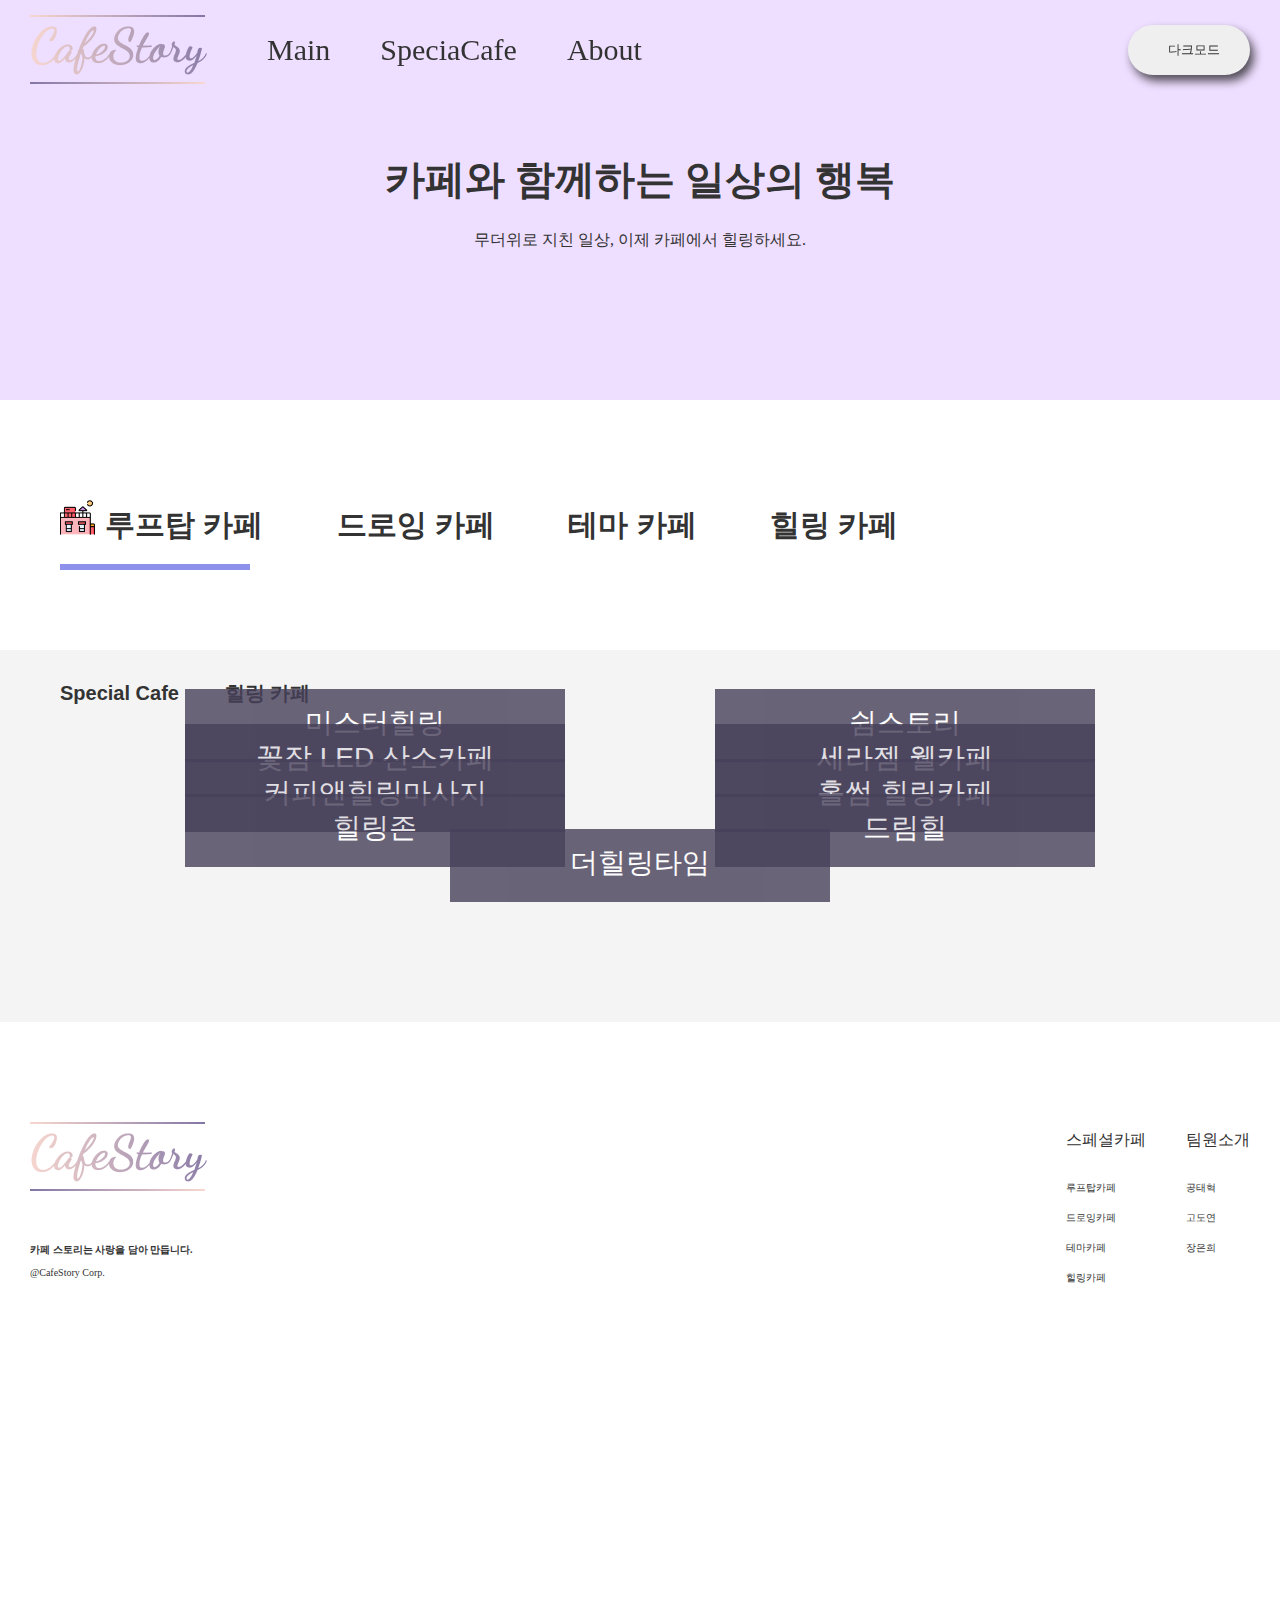
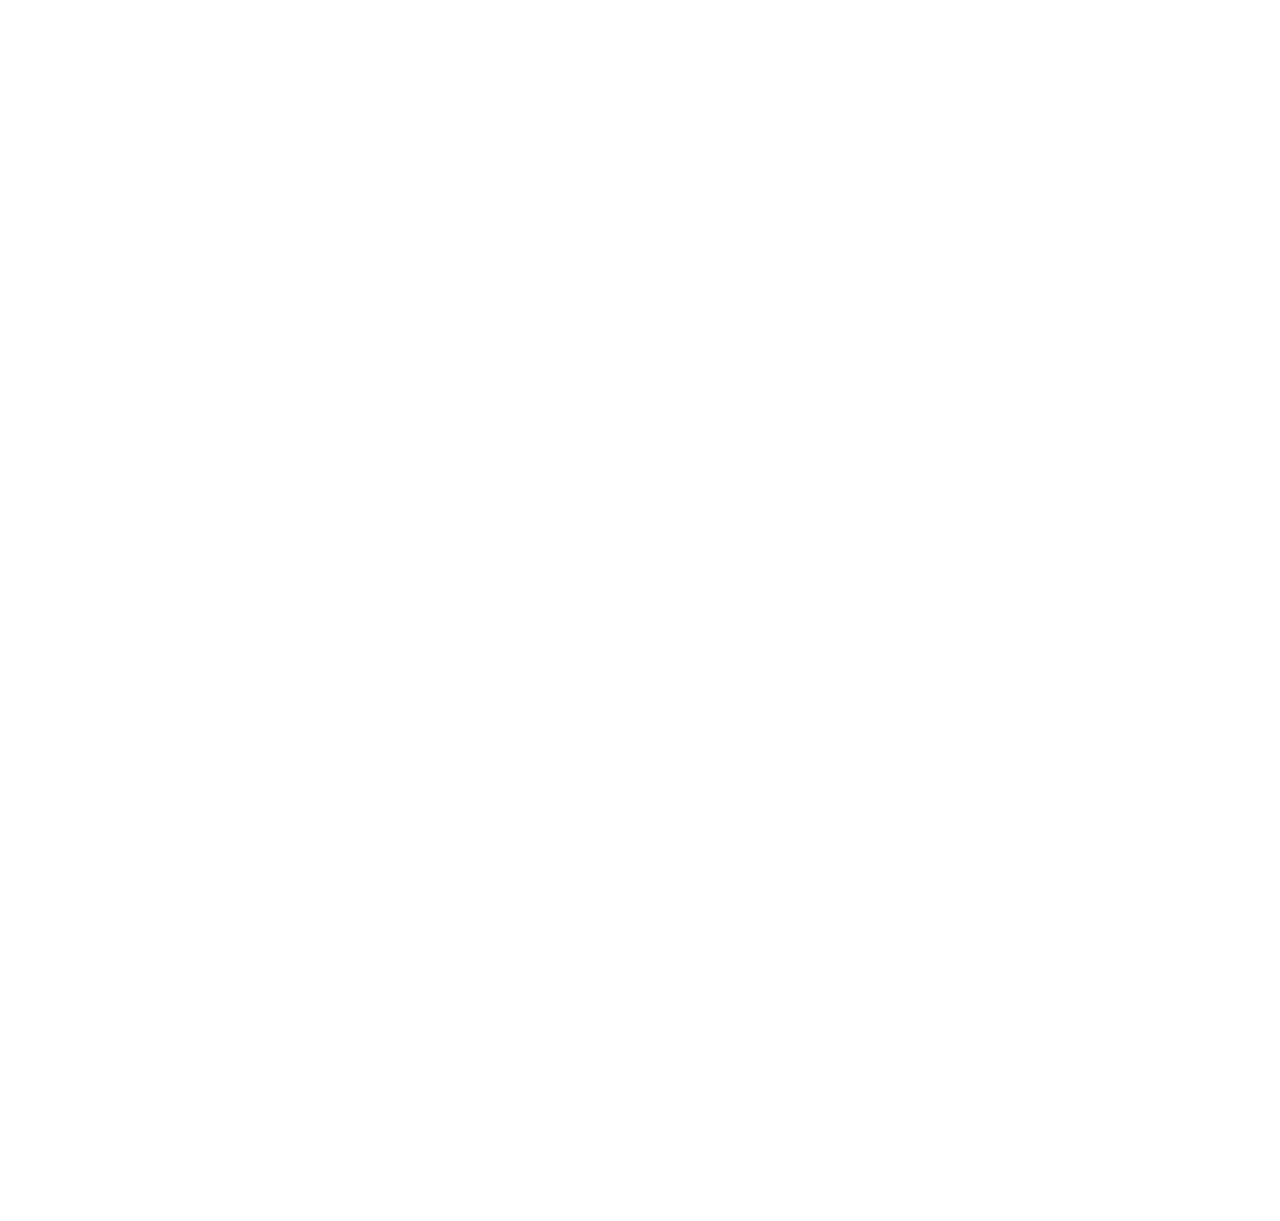
<file: specialCafe/healing.html>
<!DOCTYPE html>
<html lang="en">
  <head>
    <meta charset="UTF-8" />
    <meta http-equiv="X-UA-Compatible" content="IE=edge" />
    <meta name="viewport" content="width=device-width, initial-scale=1.0" />
    <!-- Font Awesome -->
    <link
      rel="stylesheet"
      href="https://use.fontawesome.com/releases/v5.15.3/css/all.css"
      integrity="sha384-SZXxX4whJ79/gErwcOYf+zWLeJdY/qpuqC4cAa9rOGUstPomtqpuNWT9wdPEn2fk"
      crossorigin="anonymous"
    />
    <!-- Css -->
    <link rel="stylesheet" href="./css/specialCafe.css" />
    <link rel="stylesheet" href="./css/sub.css" />
    <title>Special Cafe</title>
  </head>
  <body>
    <div class="container">
      <!-- Hearder -->
      <header class="header">
        <div class="header__logo">
          <h2 class="screen_out"><a href="#none">로고</a></h2>
          <a href="../index.html"><img src="../img/01/logo.png" alt="logo"></a>
        </div>
        <ul class="header__menu">
          <h2 class="screen_out"><a href="#none">네비게이션</a></h2>
          <li><a href="../index.html">Main</a></li>
          <li><a href="../specialCafe/rooftop.html">SpeciaCafe</a></li>
          <li><a href="../about/about.html">About</a></li>
        </ul>
        <button tyle="button" value="night" class="header__btn">
          <h2 class="screen_out"><a href="#none">모드</a></h2>
            <i class="fas fa-moon"></i>
            <i class="fas fa-sun"></i>
            <span class="header__btn--right">다크모드</span>
        </button>
        <a href="#none" class="header__toogleBtn">
          <i class="fas fa-bars"></i>
        </a>
      </header>

        <main class="main">
          <section class="main__content main__home">
            <div class="home__inner">
              <h2 class="screen_out">메인</h2>
              <div class="main__tit">
                <p class='main__title'>카페와 함께하는 일상의 행복</p>
                <p class='sub__title'> 무더위로 지친 일상, 이제 카페에서 힐링하세요.</p>
              </div>
            </div>
          </section>

        <!-- 스페셜 카페 content -->
        <section class="content">
          <!-- article 3-1. 메뉴 박스 부분 -->
          <article class="content__menu">
            <!-- 카페 메뉴 - 종류 선택 -->
            <div class="wrap">
              <ul class="cafeKinds">
                <li class="rooftopCafe"><a href="./rooftop.html"><img class="cafeIcon" src='../img/icon/rooftop.png'>루프탑 카페</a></li>
                <li class="drawingCafe"><a href="./drawing.html"><img class="cafeIcon" src='../img/icon/color-palette.png'>드로잉 카페</a></li>
                <li class="themeCafe"><a href="./themed.html"><img class="cafeIcon" src='../img/icon/hot-air-balloon.png'>테마 카페</a></li>
                <li class="healingCefe"><a class="visited" href="./healing.html"><img class="cafeIcon" src='../img/icon/relax.png'>힐링 카페</a></li>
              </ul>
              <div class="underline"></div>
            </div>
            
            <!-- <hr /> -->
            <!-- 카페 메뉴 - 위치 선택 -->
            <!-- <ul class="locations">
              <li>서울</li>
              <li>경기</li>
              <li>인천</li>
              <li>부산</li>
              <li>제주</li>
            </ul> -->
            <!-- 카페 메뉴 - 해시 태그 -->
            <!-- <ul class="tags">
              <li>#키즈존</li>
              <li>#노키즈존</li>
              <li>#주차가능</li>
              <li>#풍경 좋은곳</li>
            </ul> -->
          </article>

          <!-- article 3-1. 이미지 박스 부분 -->
          <article class="content__imgs">
            <!-- 선택된 카페 카테고리 텍스트  -->
            <div class="select__cafe">
              <span><a href="./rooftop.html">Special Cafe</a></span>              
              <i class="fas fa-chevron-right fa-1x"></i>
              <span><a href="./healing.html">힐링 카페</a></span>
            </div>
            <!-- 카페 이미지 모음 -->
            <div class="cafe__block">
              <div class="cafe__imgs">
                <!-- 카페 이미지 1번째 줄 -->
                <ul class="cafe__imgs1">
                  <li class="img__block">
                    <button class="cafeDetailBtn" name="healing" value='mrhealing'>
                      <img src="../img/specialCafe/4/seoul/mrhealing.png" alt="" />
                      <div class="img__text">미스터힐링</div>
                    </button>
                  </li>
                  <li class="img__block">
                    <button class="cafeDetailBtn" name="healing" value='reststory'>
                    <img src="../img/specialCafe/4/seoul/reststory.png" alt="" />
                    <div class="img__text">쉼스토리</div>
                    </button>
                  </li>
                  <li class="img__block">
                    <button class="cafeDetailBtn" name="healing" value='flower'>
                    <img
                      src="../img/specialCafe/4/gyeonggi/flower.png"
                      alt=""
                    />
                    <div class="img__text">꽃잠 LED 산소카페</div>
                    </button>
                  </li>
                
                <!-- 카페 이미지 2번째 줄 -->
                  <li class="img__block">
                    <button class="cafeDetailBtn" name="healing" value='serazem'>
                    <img
                      src="../img/specialCafe/4/gyeonggi/serazem.png"
                      alt=""
                    />
                    <div class="img__text">세라젬 웰카페</div>
                    </button>
                  </li>
                  <li class="img__block">
                    <button class="cafeDetailBtn" name="healing" value='coffeehealing'>
                    <img
                      src="../img/specialCafe/4/incheon/coffeehealing.png"
                      alt=""
                    />
                    <div class="img__text">커피앤힐링마사지</div>
                    </button>
                  </li>
                  <li class="img__block">
                    <button class="cafeDetailBtn" name="healing" value='holesome'>
                    <img src="../img/specialCafe/4/incheon/holesome.png" alt="" />
                    <div class="img__text">홀썸 힐링카페</div>
                    </button>
                  </li>
                <!-- 카페 이미지 3번째 줄 -->
                  <li class="img__block">
                    <button class="cafeDetailBtn" name="healing" value='healingzone'>
                    <img
                      src="../img/specialCafe/4/busan/healingzone.png"
                      alt=""
                    />
                    <div class="img__text">힐링존</div>
                    </button>
                  </li>
                  <li class="img__block">
                    <button class="cafeDetailBtn" name="healing" value='dreamhill'>
                    <img
                      src="../img/specialCafe/4/busan/dreamhill.png"
                      alt=""
                    />
                    <div class="img__text">드림힐</div>
                    </button>
                  </li>
                  <li class="img__block">
                    <button class="cafeDetailBtn" name="healing" value='healingtime'>
                    <img src="../img/specialCafe/4/jeju/healingtime.png" alt="" />
                    <div class="img__text">더힐링타임</div>
                    </button>
                  </li>
                </ul>
              </div>
            </div>
          </article>
        </section>
      </main>

       <!-- detail information -->
       <section class="main_detail_info">
        <article class="main__content main__home">
          <div class="main__tit">
            <h1 class="detailed__information">Detailed Information</h2>
          </div>
          
        </article>
        <article class="main__content detailed__info">
          <button class="prev"><i class="fas fa-long-arrow-alt-left"></i></button>
          <div class="detailed__wrap">
            <ul class="detailed__container">
              <li class="img1"></li>
              <li class="img2"></li>
              <li class="img3"></li>
              <li class="img4"></li>
              <li class="img5">
                <p class="cafe_theme">Cafe Theme</p>
                <p class="cafe_name">Cafe Name</p>
              </li>
              <li class="img6"></li>
              <li class="img7"></li>
              <li class="img8"></li>
              <li class="img9"></li>
            </ul>
            <div class="caption">
              <h1 class="main_tit">Cafe Theme</h1>
              <p class="cafe_tit">Cafe Name</p>
              <p class="cafe_address"><strong>주소</strong>: 인천 연수구 청량로97번길 56 아트리움</p>
              <p class="cafe_link"><strong>Blog Review</strong>: <a href="www.naver.com">https://blog.naver.com/claire_mj/222411380413</a></p>
              <p class="stars">평점: 4.5/5</p>
            </div>
          </div>
        </article>
      </section>

      <footer class="footer">
        <div class="footer__left">
          <div class="footer__logo">
            <h2 class="screen_out"><a href="#none">푸터로고</a></h2>
            <a href="./index.html"
              ><img src="../img/01/logo.png" alt="footerLogo"
            /></a>
          </div>
          <div class="footer__copyright">
            <p>카페 스토리는 사랑을 담아 만듭니다.</p>
            <p>@CafeStory Corp.</p>
          </div>
        </div>
        <div class="footer__right">
          <h2 class="screen_out">푸터네비게이션</h2>
          <ul class="footer__menu">
            <span>스페셜카페</span>
            <li class="footer__menu--list"><a href="./drawing.html">루프탑카페</a></li>
            <li class="footer__menu--list"><a href="./drawing.html">드로잉카페</a></li>
            <li class="footer__menu--list"><a href="./themed.html">테마카페</a></li>
            <li class="footer__menu--list"><a href="./healing.html">힐링카페</a></li>
          </ul>
          <ul class="footer__menu">
            <span>팀원소개</span>
            <li class="footer__menu--list"><a href="https://github.com/gongtaehyuk" target="blank">공태혁</a></li>
            <li class="footer__menu--list"><a href="https://github.com/GoDoyeon" target="blank">고도연</a></li>
            <li class="footer__menu--list"><a href="https://github.com/6810779s" target="blank">장은희</a></li>
          </ul>
        </div>
      </footer>
    </div>
    <!-- <script src="./horoscope.js"></script> -->
  </body>
  <script src="../js/Reactive_header.js"></script>
  <script src="../js/header.js"></script>
  <script src="./special.js/hoverMenu.js"></script>
  <script type="module" src="./detail_js/detail_info.js"></script>
  <script type="module" src="../darkMode_special/darkMode.js"></script>
  <script src="../js/onresize.js"></script>
</html>
</file>
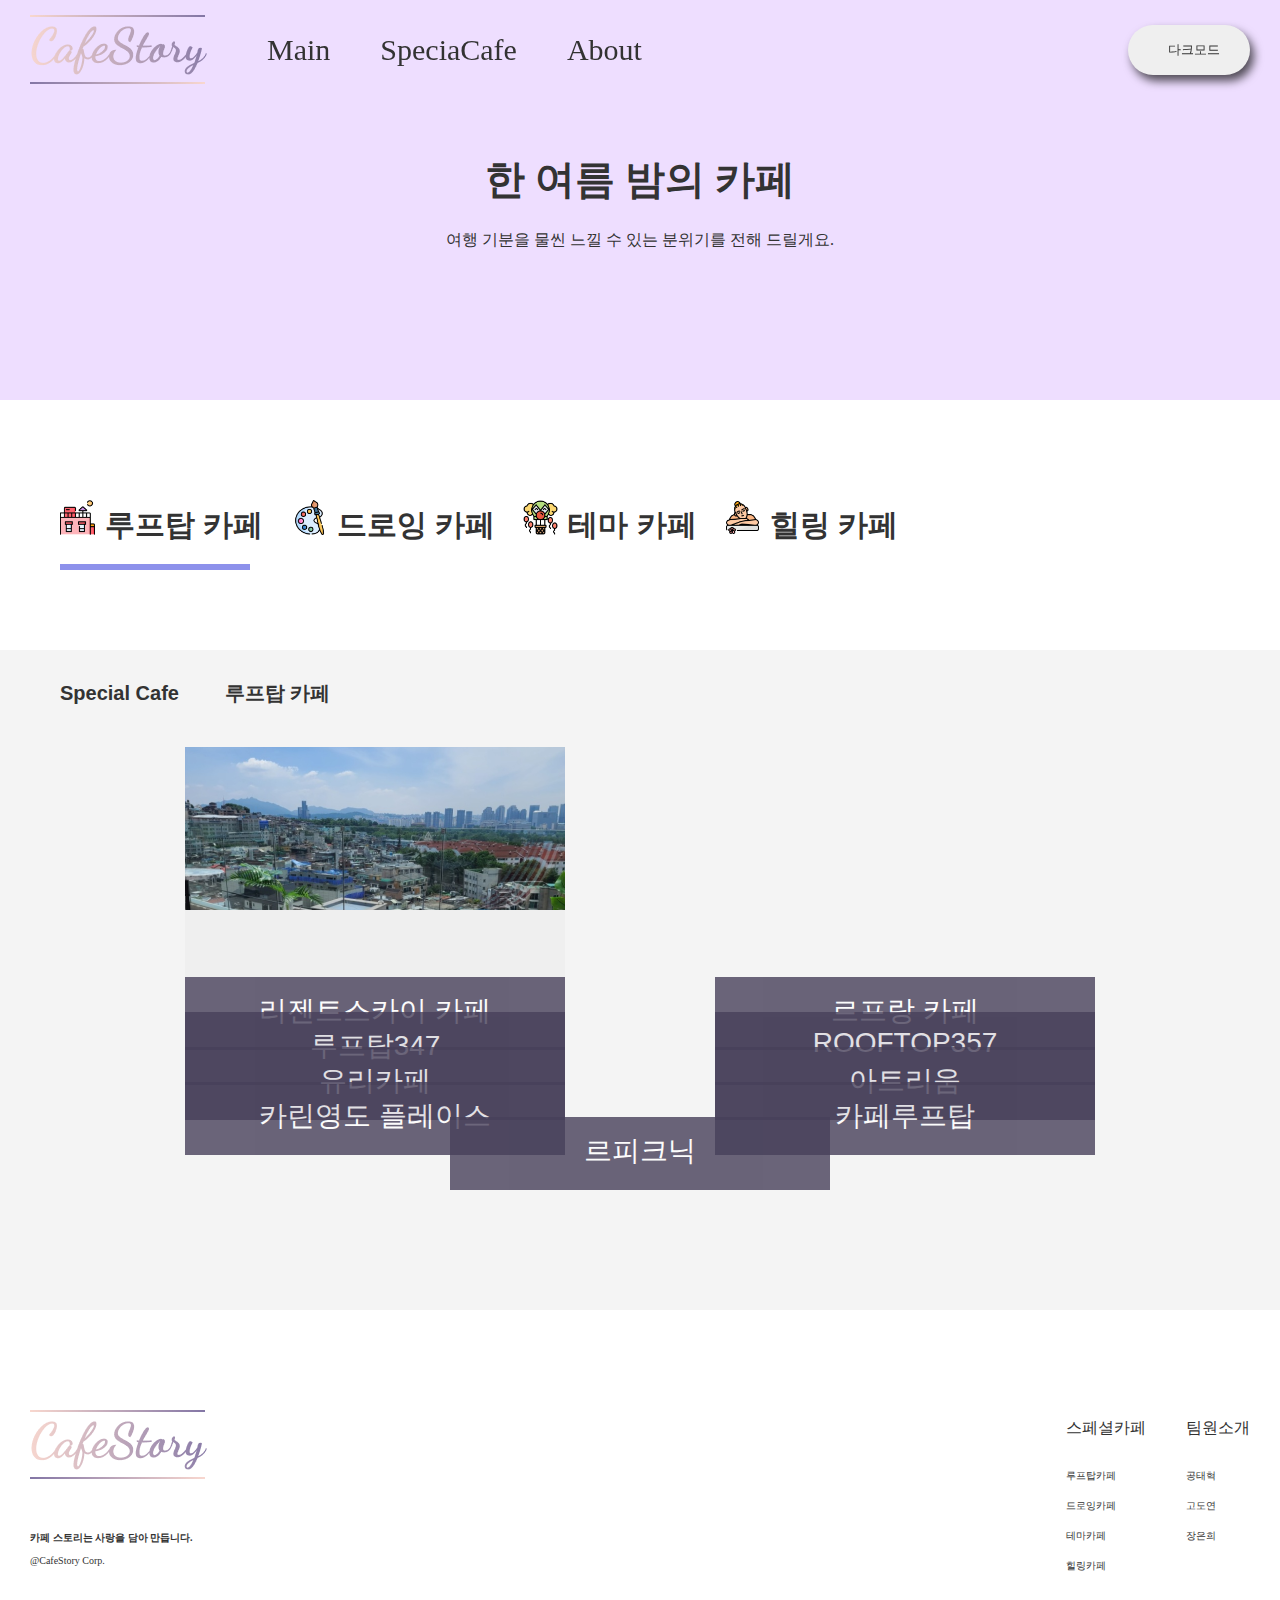
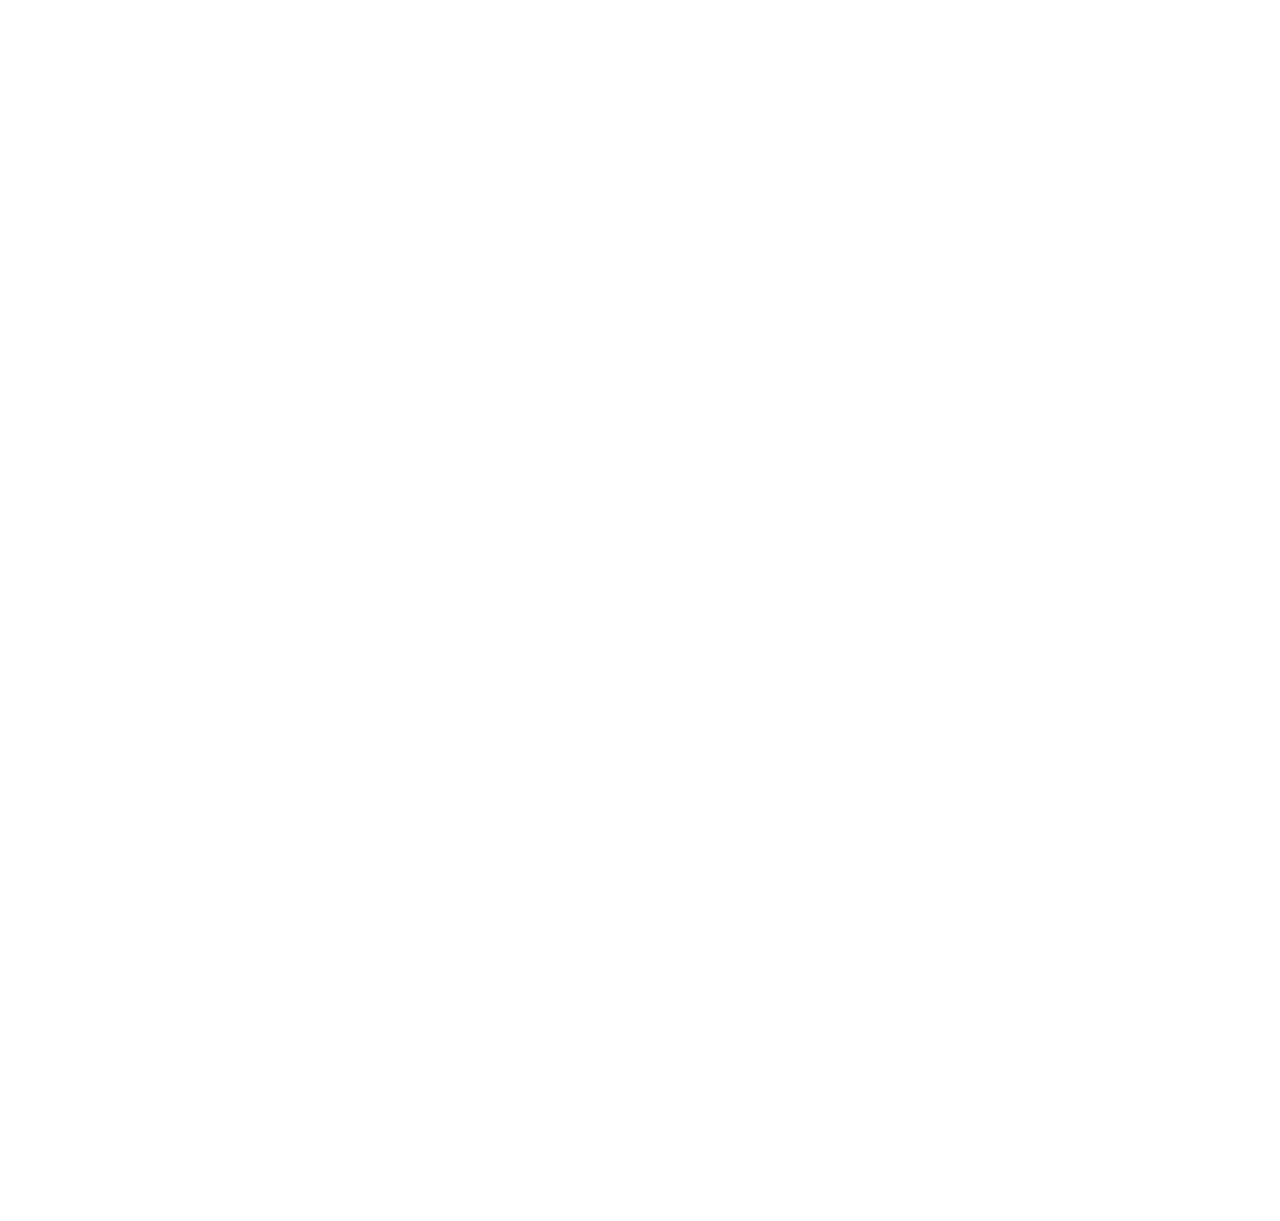
<file: specialCafe/rooftop.html>
<!DOCTYPE html>
<html lang="en">
  <head>
    <meta charset="UTF-8" />
    <meta http-equiv="X-UA-Compatible" content="IE=edge" />
    <meta name="viewport" content="width=device-width, initial-scale=1.0" />
    <!-- Font Awesome -->
    <link
      rel="stylesheet"
      href="https://use.fontawesome.com/releases/v5.15.3/css/all.css"
      integrity="sha384-SZXxX4whJ79/gErwcOYf+zWLeJdY/qpuqC4cAa9rOGUstPomtqpuNWT9wdPEn2fk"
      crossorigin="anonymous"
    />
    <!-- Css -->
    <link rel="stylesheet" href="./css/specialCafe.css" />
    <link rel="stylesheet" href="./css/sub.css" />
    <title>Special Cafe</title>
  </head>
  <body>
    <div class="container">
      <!-- Hearder -->
      <header class="header">
        <div class="header__logo">
          <h2 class="screen_out"><a href="#none">로고</a></h2>
          <a href="../index.html"><img src="../img/01/logo.png" alt="logo"></a>
        </div>
        <ul class="header__menu">
          <h2 class="screen_out"><a href="#none">네비게이션</a></h2>
          <li><a href="../index.html">Main</a></li>
          <li><a href="../specialCafe/rooftop.html">SpeciaCafe</a></li>
          <li><a href="../about/about.html">About</a></li>
        </ul>
        <button tyle="button" value="night" class="header__btn">
          <h2 class="screen_out"><a href="#none">모드</a></h2>
            <i class="fas fa-moon"></i>
            <i class="fas fa-sun"></i>
            <span class="header__btn--right">다크모드</span>
        </button>
        <a href="#none" class="header__toogleBtn">
          <i class="fas fa-bars"></i>
        </a>
      </header>

      <!-- main section -->

        <main class="main">
          <!--상단 Title-->
          <section class="main__content main__home">
            <div class="home__inner">
              <h2 class="screen_out">메인</h2>
              <div class="main__tit">
                <h2 class='main__title'>한 여름 밤의 카페</h2>
                <h4 class='sub__title'>여행 기분을 물씬 느낄 수 있는 분위기를 전해 드릴게요.</h4>
              </div>
            </div>
          </section>
          <!-- <section class="main__content best"> -->
        <!-- 스페셜 카페 content -->
          <section class="content">
            <!-- article 3-1. 메뉴 박스 부분 -->
            <article class="content__menu">
              <!-- 카페 메뉴 - 종류 선택 -->
              <div class="wrap">
                <ul class="cafeKinds">
                  <li class="rooftopCafe"><a class="visited" href="./rooftop.html"><img class="cafeIcon" src='../img/icon/rooftop.png'>루프탑 카페</a></li>
                  <li class="drawingCafe"><a href="./drawing.html"><img class="cafeIcon" src='../img/icon/color-palette.png'>드로잉 카페</a></li>
                  <li class="themeCafe"><a href="./themed.html"><img class="cafeIcon" src='../img/icon/hot-air-balloon.png'>테마 카페</a></li>
                  <li class="healingCefe"><a href="./healing.html"><img class="cafeIcon" src='../img/icon/relax.png'>힐링 카페</a></li>
                </ul>
                <div class="underline"></div>
              </div>

              <!-- <hr /> -->
              <!-- 카페 메뉴 - 위치 선택 -->
              <!-- <ul class="locations">
                <li>서울</li>
                <li>경기</li>
                <li>인천</li>
                <li>부산</li>
                <li>제주</li>
              </ul> -->
              <!-- 카페 메뉴 - 해시 태그 -->
              <!-- <ul class="tags">
                <li>#키즈존</li>
                <li>#노키즈존</li>
                <li>#주차가능</li>
                <li>#풍경 좋은곳</li>
              </ul> -->
            </article>
            
          <!-- </section> -->
            <!-- article 3-1. 이미지 박스 부분 -->
            <article class="content__imgs">
              <!-- 선택된 카페 카테고리 텍스트  -->
              <div class="select__cafe">
                <span><a href="./rooftop.html">Special Cafe</a></span>              
                <i class="fas fa-chevron-right fa-1x"></i>
                <span><a href="./rooftop.html">루프탑 카페</a></span>              
              </div>
              <!-- 카페 이미지 모음 -->
              <div class="cafe__block">
                <div class="cafe__imgs">
                  <!-- 카페 이미지 1번째 줄 -->
                  <ul class="cafe__imgs1">
                    <li class="img__block">
                      <button class="cafeDetailBtn" name="rooftop" value='regentsky'>
                        <img src="../img/specialCafe/1/seoul/regentsky.png" alt="" />
                        <div class="img__text">리젠트스카이 카페</div>
                      </button>
                    </li>
                    <li class="img__block">
                      <button class="cafeDetailBtn" name="rooftop" value='lefran'>
                      <img src="../img/specialCafe/1/seoul/lefran.png" alt="" />
                      <div class="img__text">르프랑 카페</div>
                      </button>
                    </li>
                    <li class="img__block">
                      <button class="cafeDetailBtn" name="rooftop" value='rooftop347'>
                      <img
                        src="../img/specialCafe/1/gyeonggi/rooftop347.png"
                        alt=""
                      />
                      <div class="img__text">루프탑347</div>
                      </button>
                    </li>
                  <!-- 카페 이미지 2번째 줄 -->
                    <li class="img__block">
                      <button class="cafeDetailBtn" name="rooftop" value='rooftop357'>
                      <img
                        src="../img/specialCafe/1/gyeonggi/rooftop357.png"
                        alt=""
                      />
                      <div class="img__text">ROOFTOP357</div>
                      </button>
                    </li>
                    <li class="img__block">
                      <button class="cafeDetailBtn" name="rooftop" value='glasscafe'>
                      <img
                        src="../img/specialCafe/1/incheon/glasscafe.png"
                        alt=""
                      />
                      <div class="img__text">유리카페</div>
                      </button>
                    </li>
                    <li class="img__block">
                      <button class="cafeDetailBtn" name="rooftop" value='atrium'>
                      <img src="../img/specialCafe/1/incheon/atrium.png" alt="" />
                      <div class="img__text">아트리움</div>
                      </button>
                    </li>
                  <!-- 카페 이미지 3번째 줄 -->
                    <li class="img__block">
                      <button class="cafeDetailBtn" name="rooftop" value='karinyoungdoplace'>
                      <img
                        src="../img/specialCafe/1/busan/karinyoungdoplace.png"
                        alt=""
                      />
                      <div class="img__text">카린영도 플레이스</div>
                      </button>
                    </li>
                    <li class="img__block">
                      <button class="cafeDetailBtn" name="rooftop" value='caferooftop'>
                      <img
                        src="../img/specialCafe/1/busan/caferooftop.png"
                        alt=""
                      />
                      <div class="img__text">카페루프탑</div>
                      </button>
                    </li>
                    <li class="img__block">
                      <button class="cafeDetailBtn" name="rooftop" value='lepicnic'>
                      <img src="../img/specialCafe/1/jeju/lepicnic.png" alt="" />
                      <div class="img__text">르피크닉</div>
                      </button>
                    </li>
                  </ul>
                </div>
              </div>
            </article>
          </section>
        </main>
      
        <!-- detail information -->
       <section class="main_detail_info">
        <article class="main__content main__home">
          <div class="main__tit">
            <h1 class="detailed__information">Detailed Information</h2>
          </div>
          
        </article>
        <article class="main__content detailed__info">
          <button class="prev"><i class="fas fa-long-arrow-alt-left"></i></button>
          <div class="detailed__wrap">
            <ul class="detailed__container">
              <li class="img1"></li>
              <li class="img2"></li>
              <li class="img3"></li>
              <li class="img4"></li>
              <li class="img5">
                <p class="cafe_theme">Cafe Theme</p>
                <p class="cafe_name">Cafe Name</p>
              </li>
              <li class="img6"></li>
              <li class="img7"></li>
              <li class="img8"></li>
              <li class="img9"></li>
            </ul>
            <div class="caption">
              <h1 class="main_tit">Cafe Theme</h1>
              <p class="cafe_tit">Cafe Name</p>
              <p class="cafe_address"><strong>주소</strong>: 인천 연수구 청량로97번길 56 아트리움</p>
              <p class="cafe_link"><strong>Blog Review</strong>: <a href="www.naver.com">https://blog.naver.com/claire_mj/222411380413</a></p>
              <p class="stars">평점: 4.5/5</p>
            </div>
          </div>
        </article>
      </section>
   
      <footer class="footer">
        <div class="footer__left">
          <div class="footer__logo">
            <h2 class="screen_out"><a href="#none">푸터로고</a></h2>
            <a href="./index.html"
              ><img src="../img/01/logo.png" alt="footerLogo"
            /></a>
          </div>
          <div class="footer__copyright">
            <p>카페 스토리는 사랑을 담아 만듭니다.</p>
            <p>@CafeStory Corp.</p>
          </div>
        </div>
        <div class="footer__right">
          <h2 class="screen_out">푸터네비게이션</h2>
          <ul class="footer__menu">
            <span>스페셜카페</span>
            <li class="footer__menu--list"><a href="./drawing.html">루프탑카페</a></li>
            <li class="footer__menu--list"><a href="./drawing.html">드로잉카페</a></li>
            <li class="footer__menu--list"><a href="./themed.html">테마카페</a></li>
            <li class="footer__menu--list"><a href="./healing.html">힐링카페</a></li>
          </ul>
          <ul class="footer__menu">
            <span>팀원소개</span>
            <li class="footer__menu--list"><a href="https://github.com/gongtaehyuk" target="blank">공태혁</a></li>
            <li class="footer__menu--list"><a href="https://github.com/GoDoyeon" target="blank">고도연</a></li>
            <li class="footer__menu--list"><a href="https://github.com/6810779s" target="blank">장은희</a></li>
          </ul>
        </div>
      </footer>
    </div>

    <!-- detail Information -->
    
    
  </body>
  <script src="../js/Reactive_header.js"></script>
  <script src="../js/header.js"></script>
  <script src="./special.js/hoverMenu.js"></script>
  <script type="module" src="./detail_js/detail_info.js"></script>
  <script type="module" src="../darkMode_special/darkMode.js"></script>
  <script src="../js/onresize.js"></script>
</html>
</file>
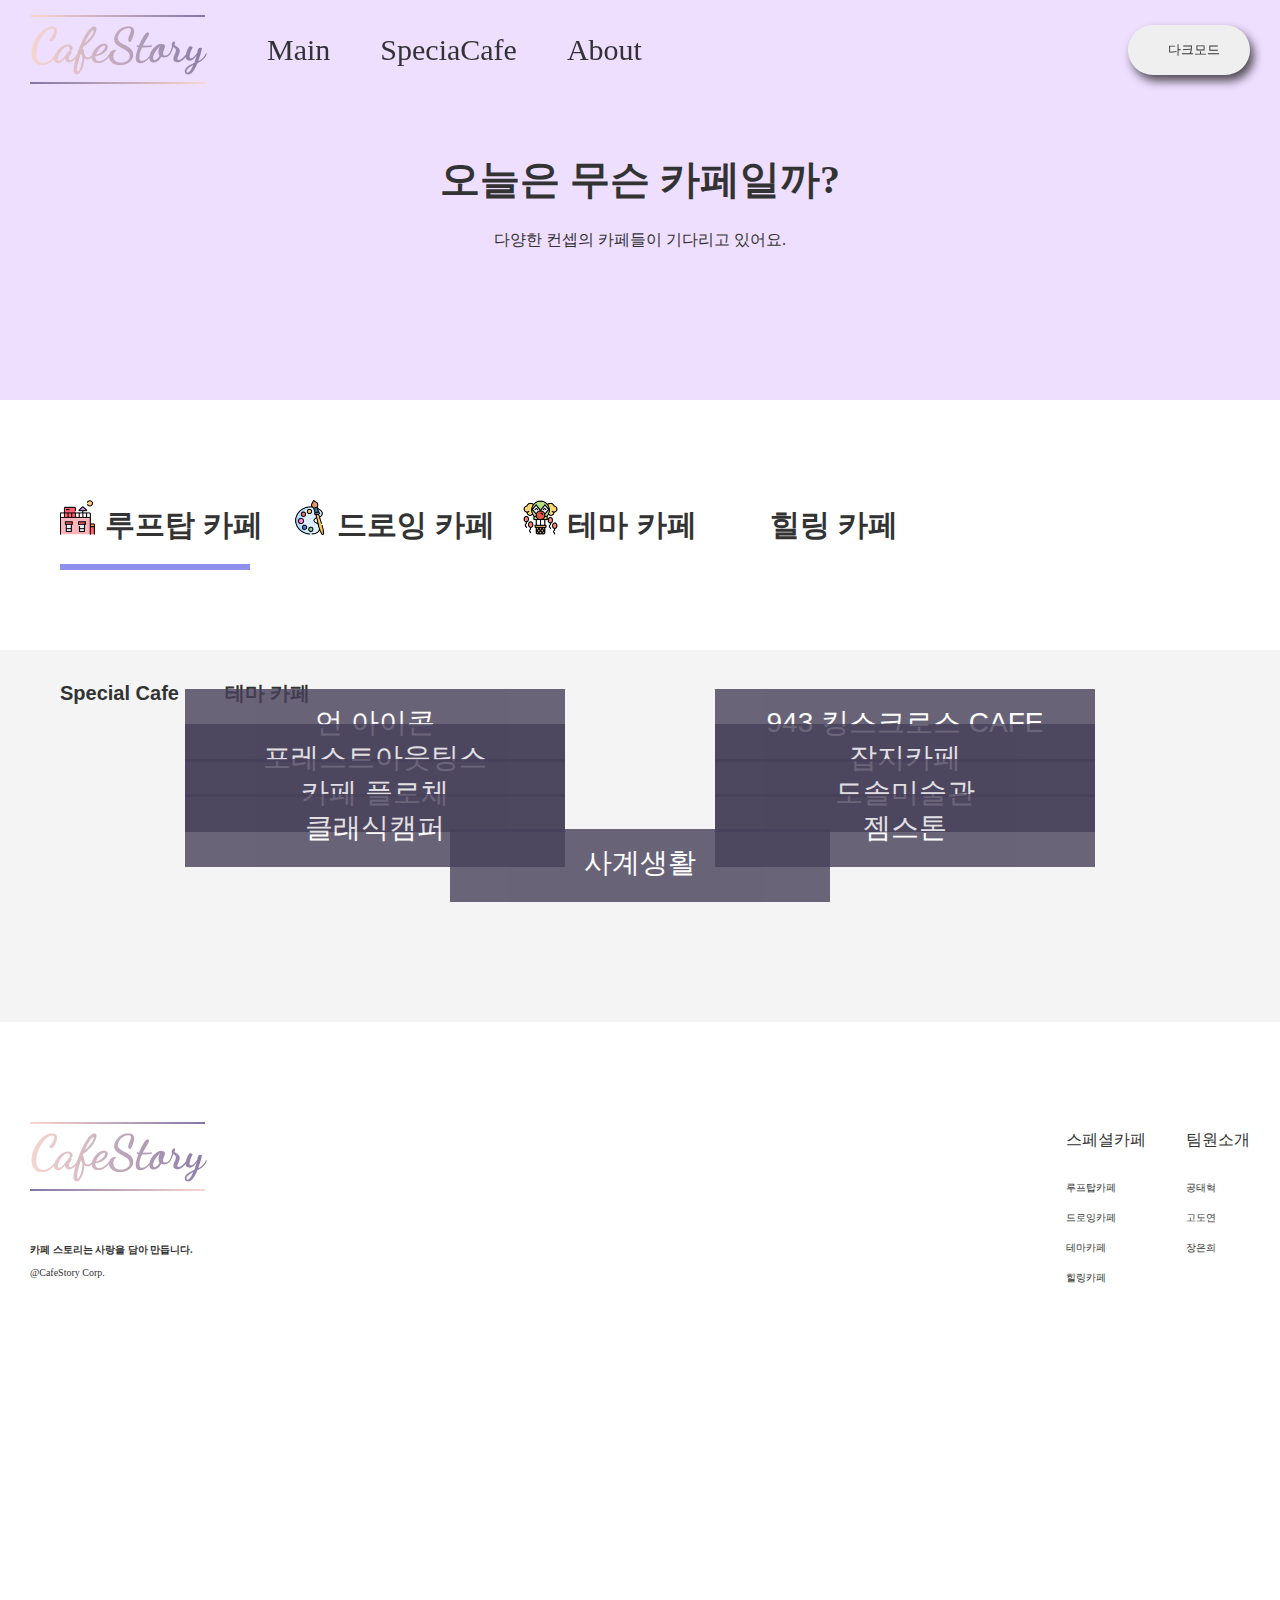
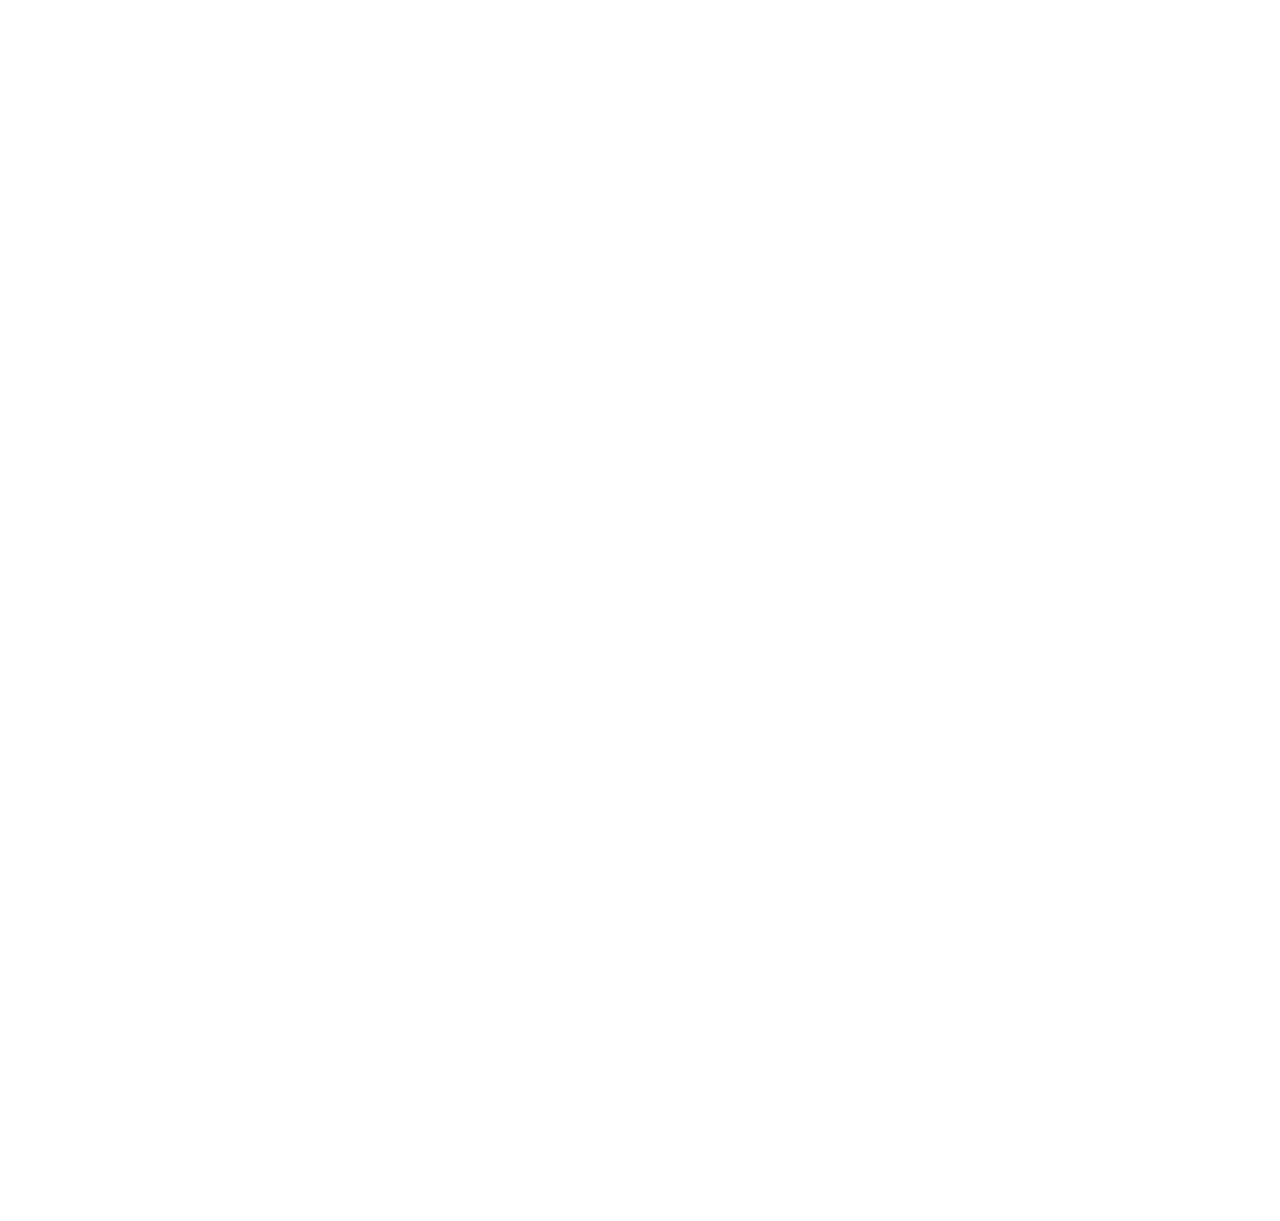
<file: specialCafe/themed.html>
<!DOCTYPE html>
<html lang="en">
  <head>
    <meta charset="UTF-8" />
    <meta http-equiv="X-UA-Compatible" content="IE=edge" />
    <meta name="viewport" content="width=device-width, initial-scale=1.0" />
    <!-- Font Awesome -->
    <link
      rel="stylesheet"
      href="https://use.fontawesome.com/releases/v5.15.3/css/all.css"
      integrity="sha384-SZXxX4whJ79/gErwcOYf+zWLeJdY/qpuqC4cAa9rOGUstPomtqpuNWT9wdPEn2fk"
      crossorigin="anonymous"
    />
    <!-- Css -->
    <link rel="stylesheet" href="./css/specialCafe.css" />
    <link rel="stylesheet" href="./css/sub.css" />
    <title>Special Cafe</title>
  </head>
  <body>
    <div class="container">
      <!-- Hearder -->
      <header class="header">
        <div class="header__logo">
          <h2 class="screen_out"><a href="#none">로고</a></h2>
          <a href="../index.html"><img src="../img/01/logo.png" alt="logo"></a>
        </div>
        <ul class="header__menu">
          <h2 class="screen_out"><a href="#none">네비게이션</a></h2>
          <li><a href="../index.html">Main</a></li>
          <li><a href="../specialCafe/rooftop.html">SpeciaCafe</a></li>
          <li><a href="../about/about.html">About</a></li>
        </ul>
        <button tyle="button" value="night" class="header__btn">
          <h2 class="screen_out"><a href="#none">모드</a></h2>
            <i class="fas fa-moon"></i>
            <i class="fas fa-sun"></i>
            <span class="header__btn--right">다크모드</span>
        </button>
        <a href="#none" class="header__toogleBtn">
          <i class="fas fa-bars"></i>
        </a>
      </header>

        <main class="main">
          <section class="main__content main__home">
            <div class="home__inner">
              <h2 class="screen_out">메인</h2>
              <div class="main__tit">
                <h2 class='main__title'>오늘은 무슨 카페일까?</h2>
                <h4 class='sub__title'>다양한 컨셉의 카페들이 기다리고 있어요.</h4>
              </div>
            </div>
          </section>
        <!-- 스페셜 카페 content -->
        <section class="content">
          <!-- article 3-1. 메뉴 박스 부분 -->
          <article class="content__menu">
            <!-- 카페 메뉴 - 종류 선택 -->
            <div class="wrap">
              <ul class="cafeKinds">
                <li class="rooftopCafe"><a href="rooftop.html"><img class="cafeIcon" src='../img/icon/rooftop.png'>루프탑 카페</a></li>
                <li class="drawingCafe"><a href="drawing.html"><img class="cafeIcon" src='../img/icon/color-palette.png'>드로잉 카페</a></li>
                <li class="themeCafe"><a class='visited' href="themed.html"><img class="cafeIcon" src='../img/icon/hot-air-balloon.png'>테마 카페</a></li>
                <li class="healingCefe"><a href="healing.html"><img class="cafeIcon" src='../img/icon/relax.png'>힐링 카페</a></li>
              </ul>
              <div class="underline"></div>
            </div>
            
            <!-- <hr /> -->
            <!-- 카페 메뉴 - 위치 선택 -->
            <!-- <ul class="locations">
              <li>서울</li>
              <li>경기</li>
              <li>인천</li>
              <li>부산</li>
              <li>제주</li>
            </ul> -->
            <!-- 카페 메뉴 - 해시 태그 -->
            <!-- <ul class="tags">
              <li>#키즈존</li>
              <li>#노키즈존</li>
              <li>#주차가능</li>
              <li>#풍경 좋은곳</li>
            </ul> -->
          </article>

          <!-- article 3-1. 이미지 박스 부분 -->
          <article class="content__imgs">
            <!-- 선택된 카페 카테고리 텍스트  -->
            <div class="select__cafe">
              <span><a href="../specialCafe/rooftop.html">Special Cafe</a></span>              
              <i class="fas fa-chevron-right fa-1x"></i>
              <span><a href="./themed.html">테마 카페</a></span>

            </div>
            <!-- 카페 이미지 모음 -->
            <div class="cafe__block">
              <div class="cafe__imgs">
                <!-- 카페 이미지 1번째 줄 -->
                <ul class="cafe__imgs1">
                  <li class="img__block">
                    <button class="cafeDetailBtn" name="theme" value='icon'>
                      <img src="../img/specialCafe/3/seoul/icon.png" alt="" />
                      <div class="img__text">언 아이콘</div>
                    </button>
                  </li>
                  <li class="img__block">
                    <button class="cafeDetailBtn" name="theme" value='kingscross'>
                    <img src="../img/specialCafe/3/seoul/kingscross.png" alt="" />
                    <div class="img__text">943 킹스크로스 CAFE</div>
                    </button>
                  </li>
                  <li class="img__block">
                    <button class="cafeDetailBtn" name="theme" value='forestoutpings'>
                    <img
                      src="../img/specialCafe/3/gyeonggi/forestoutpings.png"
                      alt=""
                    />
                    <div class="img__text">포레스트아웃팅스</div>
                    </button>
                  </li>
                <!-- 카페 이미지 2번째 줄 -->
                  <li class="img__block">
                    <button class="cafeDetailBtn" name="theme" value='magazinecafe'>
                    <img
                      src="../img/specialCafe/3/gyeonggi/magazinecafe.png"
                      alt=""
                    />
                    <div class="img__text">잡지카페</div>
                    </button>
                  </li>
                  <li class="img__block">
                    <button class="cafeDetailBtn" name="theme" value='cafefloche'>
                    <img
                      src="../img/specialCafe/3/incheon/cafefloche.png"
                      alt=""
                    />
                    <div class="img__text">카페 플로체</div>
                    </button>
                  </li>
                  <li class="img__block">
                    <button class="cafeDetailBtn" name="theme" value='dosol'>
                    <img src="../img/specialCafe/3/incheon/dosol.png" alt="" />
                    <div class="img__text">도솔미술관</div>
                    </button>
                  </li>
                <!-- 카페 이미지 3번째 줄 -->
                  <li class="img__block">
                    <button class="cafeDetailBtn" name="theme" value='classiccampus'>
                    <img
                      src="../img/specialCafe/3/busan/classiccampus.png"
                      alt=""
                    />
                    <div class="img__text">클래식캠퍼</div>
                    </button>
                  </li>
                  <li class="img__block">
                    <button class="cafeDetailBtn" name="theme" value='gemstone'>
                    <img
                      src="../img/specialCafe/3/busan/gemstone.png"
                      alt=""
                    />
                    <div class="img__text">젬스톤</div>
                    </button>
                  </li>
                  <li class="img__block">
                    <button class="cafeDetailBtn" name="theme" value='life'>
                    <img src="../img/specialCafe/3/jeju/life.png" alt="" />
                    <div class="img__text">사계생활</div>
                    </button>
                  </li>
                </ul>
              </div>
            </div>
          </article>
        </section>
      </main>

       <!-- detail information -->
       <section class="main_detail_info">
        <section class="main__content main__home">
          <div class="main__tit">
            <h1 class="detailed__information">Detailed Information</h2>
          </div>
        </section>
        <article class="main__content detailed__info">
          <button class="prev"><i class="fas fa-long-arrow-alt-left"></i></button>
          <div class="detailed__wrap">
            <ul class="detailed__container">
              <li class="img1"></li>
              <li class="img2"></li>
              <li class="img3"></li>
              <li class="img4"></li>
              <li class="img5">
                <p class="cafe_theme">Cafe Theme</p>
                <p class="cafe_name">Cafe Name</p>
              </li>
              <li class="img6"></li>
              <li class="img7"></li>
              <li class="img8"></li>
              <li class="img9"></li>
            </ul>
            <div class="caption">
              <h1 class="main_tit">Cafe Theme</h1>
              <p class="cafe_tit">Cafe Name</p>
              <p class="cafe_address"><strong>주소</strong>: 인천 연수구 청량로97번길 56 아트리움</p>
              <div class="bottom_info">
                <p class="cafe_link"><strong>Blog Review</strong>: <a href="www.naver.com">https://blog.naver.com/claire_mj/222411380413</a></p>
                <p class="stars">평점: 4.5/5</p>
              </div>
              
            </div>
          </div>
        </article>
      </section>

      <footer class="footer">
        <div class="footer__left">
          <div class="footer__logo">
            <h2 class="screen_out"><a href="#none">푸터로고</a></h2>
            <a href="./index.html"
              ><img src="../img/01/logo.png" alt="footerLogo"
            /></a>
          </div>
          <div class="footer__copyright">
            <p>카페 스토리는 사랑을 담아 만듭니다.</p>
            <p>@CafeStory Corp.</p>
          </div>
        </div>
        <div class="footer__right">
          <h2 class="screen_out">푸터네비게이션</h2>
          <ul class="footer__menu">
            <span>스페셜카페</span>
            <li class="footer__menu--list"><a href="./drawing.html">루프탑카페</a></li>
            <li class="footer__menu--list"><a href="./drawing.html">드로잉카페</a></li>
            <li class="footer__menu--list"><a href="./themed.html">테마카페</a></li>
            <li class="footer__menu--list"><a href="./healing.html">힐링카페</a></li>
          </ul>
          <ul class="footer__menu">
            <span>팀원소개</span>
            <li class="footer__menu--list"><a href="https://github.com/gongtaehyuk" target="blank">공태혁</a></li>
            <li class="footer__menu--list"><a href="https://github.com/GoDoyeon" target="blank">고도연</a></li>
            <li class="footer__menu--list"><a href="https://github.com/6810779s" target="blank">장은희</a></li>
          </ul>
        </div>
      </footer>
    </div>
    <script src="../js/Reactive_header.js"></script>
    <script src="../js/header.js"></script>
    <script src="./special.js/hoverMenu.js"></script>
    <script type="module" src="./detail_js/detail_info.js"></script>
    <script type="module" src="../darkMode_special/darkMode.js"></script>
    <script src="../js/onresize.js"></script>
  </body>
</html>
</file>
<file: css/specialCafe.css>
@charset "UTF-8";
@import url("https://fonts.googleapis.com/css2?family=Dancing+Script:wght@400;700&family=Noto+Sans+KR:wght@400;700&display=swap");
* {
  margin: 0;
  padding: 0;
  -webkit-box-sizing: border-box;
          box-sizing: border-box;
  list-style: none;
  text-decoration: none;
}

html,
body {
  height: 100%;
  background-color: #fff;
  font-size: 7px;
}

.container {
  width: 100%;
  position: relative;
  overflow: hidden;
}

.screen_out {
  text-indent: -9999px;
  overflow: hidden;
  position: absolute;
}

a,
button {
  cursor: pointer;
  text-decoration: none;
  border: none;
  color: #343a40;
}

a:active,
button:active {
  color: #8d91eb;
}

a:hover,
button:hover {
  color: green;
}

a img,
button img {
  width: 3.5rem;
  margin-right: 1rem;
}

ul,
li {
  padding: 0;
  margin: 0;
}

/* 파트 2 : 카페 소개 */
.main__home {
  width: 100%;
  background-color: #eedeff;
  height: 40rem;
}

.main__home .main__tit {
  text-align: center;
  padding: 30rem 0;
  font-size: 8rem;
}

.content {
  font-family: 'Noto Sans KR', sans-serif;
  width: 100%;
  position: relative;
  display: block;
}

.content__menu {
  width: 120rem;
  margin: 0 auto;
  color: #333;
}

.content__menu ul {
  display: block;
}

.content__menu ul li {
  position: relative;
  display: inline-block;
  line-height: 3rem;
  margin-right: 4rem;
  display: inline-block;
}

.content__menu .cafeKinds {
  padding: 10rem 0 3rem 0;
  font-size: 3rem;
  border-bottom: 1px solid #cdcdcd;
  margin-bottom: 10rem;
}

.content__menu .cafeKinds li {
  margin: 0 3rem 0 0;
  height: 40px;
}

.content__menu .cafeKinds li a {
  color: #343a40;
  font-weight: bold;
}

.content__menu .cafeKinds li a.visited {
  padding-bottom: 2.4rem;
  border-bottom: 0.8rem solid #8d91eb;
  color: #8d91eb;
}

.content__menu .cafeKinds li a:hover {
  font-weight: bold;
  padding-bottom: 2.4rem;
  color: #8d91eb;
}

.content__menu .tags {
  padding: 1.4rem 0.6rem;
  font-size: 1.6rem;
  margin-bottom: 3rem;
}

.content__menu .tags li {
  padding: 0;
  padding-bottom: 0;
  text-decoration: none;
  font-weight: bold;
  color: #343a40;
}

.content__menu .tags li:hover {
  -webkit-box-shadow: 0 -8px #8d91eb inset;
          box-shadow: 0 -8px #8d91eb inset;
  cursor: pointer;
  font-weight: bold;
}

.content__imgs {
  width: 100%;
  background-color: #f4f4f4;
  padding-bottom: 11rem;
  margin-bottom: 5rem;
}

.content__imgs .select__cafe {
  width: 120rem;
  margin: 0 auto;
  padding: 3rem 0;
  font-size: 2rem;
}

.content__imgs .select__cafe span {
  margin: 0 2rem 0 2rem;
}

.content__imgs .select__cafe span a {
  font-weight: bold;
  color: #343a40;
}

.content__imgs .select__cafe span a:visited {
  font-weight: bold;
}

.content__imgs .cafe__block {
  width: 120rem;
  margin: 0 auto;
}

.content__imgs .cafe__block .cafe__imgs ul {
  display: -webkit-box;
  display: -ms-flexbox;
  display: flex;
}

.content__imgs .cafe__block .cafe__imgs ul li {
  position: relative;
}

.content__imgs .cafe__block .cafe__imgs ul li:hover {
  -webkit-transform: translateY(-1em);
          transform: translateY(-1em);
  -webkit-box-shadow: 0 0 10px #9e9e9e;
  box-shadow: 0 0 10px #9e9e9e;
}

.content__imgs .cafe__block .cafe__imgs ul li img {
  width: 38rem;
  height: 30rem;
  margin: 0;
}

.content__imgs .cafe__block .cafe__imgs ul li .img__text {
  position: absolute;
  z-index: 1;
  bottom: 0;
  height: 7.3rem;
  width: 38rem;
  background-color: #47405a;
  opacity: 0.8;
  color: #fff;
  text-align: center;
  font-size: 2.8rem;
  padding: 1.5rem 0;
}

.content__imgs .cafe__block .cafe__imgs ul li:nth-child(2) {
  margin: 0 3rem 0 3rem;
}

.content__imgs .cafe__block .cafe__imgs2 {
  margin: 3rem 0 3rem 0;
}
/*# sourceMappingURL=specialCafe.css.map */
</file>
<file: css/sub.css>
@import url("https://fonts.googleapis.com/css2?family=Dancing+Script:wght@400;700&family=Noto+Sans+KR:wght@400;700&display=swap");
* {
  margin: 0;
  padding: 0;
  -webkit-box-sizing: border-box;
          box-sizing: border-box;
}

html,
body {
  height: 100%;
  font-size: 10px;
}

.container {
  position: relative;
  overflow: hidden;
}

a {
  text-decoration: none;
}

.screen_out {
  text-indent: -9999px;
  overflow: hidden;
  position: absolute;
}

.header {
  position: fixed;
  background: #eedeff;
  width: 100%;
  height: 100px;
  top: 0;
  left: 0;
  z-index: 9999;
  -webkit-transition: 0.2s ease-in;
  transition: 0.2s ease-in;
}

.header__inner {
  position: relative;
  margin: 0 auto;
  height: 100px;
}

.header__inner h1 {
  float: left;
  margin-left: 60px;
  width: 200px;
  height: 100px;
}

.header__inner h1 .logo {
  display: block;
  margin: auto;
  padding-top: 15px;
}

.header .gnb {
  float: left;
  font-size: 4rem;
  font-family: 'Dancing Script', cursive;
  margin: 25px 0 0 60px;
}

.header .gnb__menu li {
  float: left;
  list-style: none;
  padding-right: 5rem;
}

.header .gnb__menu li a {
  height: 50rem;
  color: #333;
}

.header .gnb__menu li a:hover {
  border-bottom: 1px solid black;
}

.header .mode__btn {
  position: absolute;
  right: 0;
  top: 0;
  width: 175px;
  height: 50px;
  border-radius: 30px;
  margin: 25px 60px 0 0;
  -webkit-box-shadow: 10px 10px 10px #000000a8;
          box-shadow: 10px 10px 10px #000000a8;
  border: 0;
  outline: 0;
  cursor: pointer;
  color: #333;
}

.header .mode__btn i {
  margin-right: 10px;
}

.header .mode__btn:hover {
  background-color: black;
  color: white;
}

.header .mode__btn:hover .fa-moon {
  color: yellow;
}

.header .on {
  background-color: #000;
}

.footer {
  position: relative;
  width: 100%;
  height: 300px;
  bottom: 0;
  padding: 70px 60px;
}

.footer__inner {
  position: relative;
  margin: 0 auto;
}

.footer__logo {
  float: left;
}

.footer__tit {
  padding-top: 50px;
  font-weight: bold;
  font-family: 'Dancing Script', cursive;
}

.footer__tit p:first-child {
  font-family: 'Noto Sans KR', sans-serif;
}

.footer__gnb {
  float: right;
  display: -webkit-box;
  display: -ms-flexbox;
  display: flex;
  width: 378px;
  -webkit-box-pack: justify;
      -ms-flex-pack: justify;
          justify-content: space-between;
}

.footer__menu {
  width: 70px;
  font-family: 'Noto Sans KR', sans-serif;
  font-size: 1.6rem;
}

.footer__menu__list {
  padding-top: 20px;
  list-style: none;
}

.footer__menu__list li {
  height: 30px;
}

.footer__menu__list li a {
  color: #333;
  font-size: 1rem;
}
/*# sourceMappingURL=sub.css.map */
</file>
<file: about/css/about.css>
@charset "UTF-8";
@import url("https://fonts.googleapis.com/css2?family=Dancing+Script:wght@400;700&family=Noto+Sans+KR:wght@400;700&display=swap");
/* 반응형 */
/* 반응형 */
/* 반응형 */
/*main scss*/
/*header*/
/*footer*/
* {
  margin: 0;
  padding: 0;
  -webkit-box-sizing: border-box;
          box-sizing: border-box;
}

a {
  text-decoration: none;
}

a,
button {
  cursor: pointer;
}

html,
body {
  height: 100%;
  font-size: 10px;
  color: #333;
}

.screen_out {
  text-indent: -9999px;
  overflow: hidden;
  position: absolute;
}

.container {
  width: 100%;
  position: absolute;
  font-family: 'Noto Sans KR', sans-serif;
}

.header {
  position: fixed;
  width: 100%;
  height: 100px;
  display: -webkit-box;
  display: -ms-flexbox;
  display: flex;
  -webkit-box-pack: justify;
      -ms-flex-pack: justify;
          justify-content: space-between;
  -webkit-box-align: center;
      -ms-flex-align: center;
          align-items: center;
  z-index: 9999;
}

@media (max-width: 1024px) {
  .header {
    -webkit-box-orient: vertical;
    -webkit-box-direction: normal;
        -ms-flex-direction: column;
            flex-direction: column;
    -webkit-box-align: center;
        -ms-flex-align: center;
            align-items: center;
    padding-top: 10px;
    width: 100%;
  }
}

.header__logo {
  display: -webkit-box;
  display: -ms-flexbox;
  display: flex;
  -webkit-box-flex: 0;
      -ms-flex-positive: 0;
          flex-grow: 0;
  margin-left: 3rem;
}

@media (max-width: 1024px) {
  .header__logo {
    padding-top: 15px;
    text-align: center;
    margin: 0;
    -webkit-box-align: center;
        -ms-flex-align: center;
            align-items: center;
  }
  .header__logo img {
    width: 60%;
  }
}

.header__menu {
  display: -webkit-box;
  display: -ms-flexbox;
  display: flex;
  -webkit-box-flex: 1;
      -ms-flex-positive: 1;
          flex-grow: 1;
  font-size: 3rem;
  list-style: none;
  font-family: 'Dancing Script', cursive;
  margin: 0 6rem;
}

.header__menu li {
  margin-right: 5rem;
}

.header__menu li a {
  color: #333;
}

.header__menu li:hover {
  border-bottom: 1px solid #333;
}

@media (max-width: 1024px) {
  .header__menu {
    display: none;
    -webkit-box-orient: vertical;
    -webkit-box-direction: normal;
        -ms-flex-direction: column;
            flex-direction: column;
    width: 100%;
    margin: 30px 0;
    background-color: #ffffffcc;
  }
  .header__menu li {
    width: 100%;
    padding: 15px 0 15px 60px;
    cursor: pointer;
  }
  .header__menu li a {
    display: block;
  }
  .header__menu li:hover {
    background-color: #CCB7FF;
    border-bottom: none;
  }
}

@media (max-width: 1024px) {
  .header__menu.active {
    display: -webkit-box;
    display: -ms-flexbox;
    display: flex;
  }
}

.header__btn {
  display: -webkit-box;
  display: -ms-flexbox;
  display: flex;
  -webkit-box-flex: 0;
      -ms-flex-positive: 0;
          flex-grow: 0;
  -webkit-box-pack: center;
      -ms-flex-pack: center;
          justify-content: center;
  -webkit-box-align: center;
      -ms-flex-align: center;
          align-items: center;
  padding: 0 3rem;
  height: 50px;
  border-radius: 30px;
  border: 0;
  outline: 0;
  margin: 0 3rem;
  -webkit-box-shadow: 4px 6px 10px #000000a8;
          box-shadow: 4px 6px 10px #000000a8;
}

.header__btn i {
  margin-right: 1rem;
}

.header__btn:hover .fa-moon {
  color: #fce303;
}

.header__btn .fa-sun {
  display: none;
}

@media (max-width: 1024px) {
  .header__btn {
    position: absolute;
    right: 0;
    top: 20px;
    padding: 0 1.5rem;
  }
  .header__btn i {
    margin: 0 auto;
    font-size: 2rem;
  }
  .header__btn--right {
    display: none;
  }
}

.header__toogleBtn {
  position: absolute;
  left: 30px;
  top: 17px;
  font-size: 40px;
  display: none;
  color: #CCB7FF;
}

@media (max-width: 1024px) {
  .header__toogleBtn {
    display: block;
  }
}

.project {
  position: relative;
  width: 100%;
  margin-top: 200px;
}

.project__inner {
  max-width: 1200px;
  margin: 0 auto;
  padding: 0 3rem;
}

.project-main {
  width: 100%;
  text-align: center;
}

@media (max-width: 1024px) {
  .project-main__logo img {
    width: 24%;
  }
}

.project-main__txt {
  font-size: 2rem;
  margin: 40px 0;
  line-height: 3.5rem;
}

@media (max-width: 1024px) {
  .project-main__txt {
    width: 100%;
  }
}

@media (max-width: 1024px) {
  .project-main__txt span {
    font-size: 1.4rem;
  }
}

.project-content {
  background-color: #eedeff;
  width: 100%;
  height: 100%;
}

.project-content__txt {
  padding-top: 70px;
}

.project-content__txt--name {
  font-size: 3rem;
  font-weight: bold;
  color: #ccb7ff;
  width: 100%;
}

@media (max-width: 1024px) {
  .project-content__txt--name {
    font-size: 2rem;
  }
}

.project-content__subtxt {
  font-size: 2rem;
  height: 200px;
  display: -webkit-box;
  display: -ms-flexbox;
  display: flex;
  -webkit-box-orient: vertical;
  -webkit-box-direction: normal;
      -ms-flex-direction: column;
          flex-direction: column;
  line-height: 3.5rem;
  width: 100%;
  padding: 0 2rem 0 0;
  margin-top: 30px;
}

@media (max-width: 1024px) {
  .project-content__subtxt {
    width: 100%;
    font-size: 1.4rem;
  }
}

.project-content__box {
  display: -webkit-box;
  display: -ms-flexbox;
  display: flex;
  -webkit-box-pack: justify;
      -ms-flex-pack: justify;
          justify-content: space-between;
  width: 100%;
}

@media (min-width: 768px) and (max-width: 1023px) {
  .project-content__box {
    -webkit-box-orient: vertical;
    -webkit-box-direction: normal;
        -ms-flex-direction: column;
            flex-direction: column;
  }
}

@media (max-width: 767px) {
  .project-content__box {
    -webkit-box-orient: vertical;
    -webkit-box-direction: normal;
        -ms-flex-direction: column;
            flex-direction: column;
  }
}

.project-content__box--left img {
  width: 100%;
  padding-right: 30px;
}

@media (min-width: 768px) and (max-width: 1023px) {
  .project-content__box--left img {
    padding: 0;
  }
}

@media (max-width: 767px) {
  .project-content__box--left img {
    padding: 0;
  }
}

.project-content__box--right {
  position: relative;
  bottom: 200px;
}

@media (min-width: 768px) and (max-width: 1023px) {
  .project-content__box--right {
    top: 0;
  }
}

@media (max-width: 767px) {
  .project-content__box--right {
    top: 0;
  }
}

.project-content__box--right img {
  width: 100%;
}

.project-content .box__txt {
  font-family: 'Noto Sans KR', sans-serif;
  font-size: 1.875rem;
  margin: 8px 0 70px;
}

.project-content .box__txt span {
  margin: 0 1rem;
}

.project-content .box__txt--color {
  font-weight: bold;
  color: #ccb7ff;
}

.project-content-page {
  width: 100%;
}

.project-page {
  width: 100%;
  height: 100%;
}

.project-page__txt {
  width: 100%;
  font-size: 3rem;
  margin-top: 70px;
  font-weight: bold;
  color: #ccb7ff;
}

@media (max-width: 1024px) {
  .project-page__txt {
    font-size: 2rem;
  }
}

.project-page__subtxt {
  width: 100%;
  font-size: 2rem;
  margin: 2rem 0;
  line-height: 3.5rem;
}

@media (max-width: 1024px) {
  .project-page__subtxt {
    font-size: 1.4rem;
  }
}

.project-page__img img {
  width: 100%;
  -webkit-box-shadow: 0px 3px 10px #000000a8;
          box-shadow: 0px 3px 10px #000000a8;
  border-radius: 10px;
}

.project-team {
  width: 100%;
  height: 100%;
  padding-bottom: 70px;
}

.project-team__txt {
  width: 100%;
  margin-top: 70px;
  font-family: 'Noto Sans KR', sans-serif;
}

.project-team__txt--name {
  font-size: 3rem;
}

.project-team__txt--subname {
  font-size: 2rem;
  margin: 5rem 0;
}

.project-team__subtxt {
  margin: 5rem 0;
}

.project-team__profile {
  display: -webkit-box;
  display: -ms-flexbox;
  display: flex;
  -webkit-box-align: center;
      -ms-flex-align: center;
          align-items: center;
  width: 100%;
  height: 100%;
  -webkit-box-shadow: 0px 3px 10px #eedeff;
          box-shadow: 0px 3px 10px #eedeff;
}

@media (max-width: 1024px) {
  .project-team__profile {
    display: -webkit-box;
    display: -ms-flexbox;
    display: flex;
    -webkit-box-orient: vertical;
    -webkit-box-direction: normal;
        -ms-flex-direction: column;
            flex-direction: column;
  }
}

.project-team__profile--img {
  width: 130px;
  height: 130px;
  margin: 103px;
}

@media (max-width: 1024px) {
  .project-team__profile--img {
    margin: 10px 0;
  }
}

.project-team__profile--content {
  font-family: 'Noto Sans KR', sans-serif;
  width: 100%;
  height: 100%;
}

@media (max-width: 1024px) {
  .project-team__profile--content {
    display: -webkit-box;
    display: -ms-flexbox;
    display: flex;
    -webkit-box-orient: vertical;
    -webkit-box-direction: normal;
        -ms-flex-direction: column;
            flex-direction: column;
    -webkit-box-align: center;
        -ms-flex-align: center;
            align-items: center;
    padding: 0 2rem 2rem 2rem;
  }
}

.project-team__profile__des {
  width: 100%;
}

.project-team__profile:last-child {
  margin: 3rem 0;
}

.project-team__address--color {
  color: #ccb7ff;
}

.project-name {
  margin: 0.6rem 0;
  font-size: 1.4rem;
  width: 100%;
}

@media (max-width: 1024px) {
  .project-name {
    text-align: center;
  }
}

.project-name:nth-child(1) {
  display: -webkit-box;
  display: -ms-flexbox;
  display: flex;
  -webkit-box-align: center;
      -ms-flex-align: center;
          align-items: center;
}

@media (max-width: 1024px) {
  .project-name:nth-child(1) {
    -webkit-box-orient: vertical;
    -webkit-box-direction: normal;
        -ms-flex-direction: column;
            flex-direction: column;
  }
}

.name {
  font-size: 20px;
}

@media (max-width: 1024px) {
  .name {
    font-size: 1.6rem;
  }
}

.name__part {
  font-size: 1.6rem;
  background-color: #eedeff;
  color: #333;
  padding: 0.4rem 1rem;
  margin: 0 0.8rem;
  border-radius: 20px;
}

@media (max-width: 1024px) {
  .name__part {
    font-size: 1rem;
    margin: 0 0.2rem;
  }
}

@media (max-width: 1024px) {
  .name__sub {
    display: -webkit-box;
    display: -ms-flexbox;
    display: flex;
    margin-top: 5px;
  }
}

.txtColor {
  color: #ccb7ff;
}

.footer {
  width: 100%;
  display: -webkit-box;
  display: -ms-flexbox;
  display: flex;
  -webkit-box-pack: justify;
      -ms-flex-pack: justify;
          justify-content: space-between;
  -webkit-box-align: center;
      -ms-flex-align: center;
          align-items: center;
  padding: 100px 0;
}

@media (min-width: 768px) and (max-width: 1023px) {
  .footer {
    display: -webkit-box;
    display: -ms-flexbox;
    display: flex;
    -webkit-box-orient: vertical;
    -webkit-box-direction: normal;
        -ms-flex-direction: column;
            flex-direction: column;
    -webkit-box-align: start;
        -ms-flex-align: start;
            align-items: flex-start;
  }
}

@media (max-width: 767px) {
  .footer {
    -webkit-box-orient: vertical;
    -webkit-box-direction: normal;
        -ms-flex-direction: column;
            flex-direction: column;
    -webkit-box-align: start;
        -ms-flex-align: start;
            align-items: flex-start;
  }
}

.footer__left {
  margin-left: 3rem;
}

.footer__copyright {
  margin-top: 50px;
  font-weight: bold;
}

.footer__copyright p:last-child {
  font-weight: normal;
  font-family: 'Dancing Script', cursive;
  margin-top: 10px;
}

.footer__right {
  display: -webkit-box;
  display: -ms-flexbox;
  display: flex;
  margin-right: 3rem;
}

@media (min-width: 768px) and (max-width: 1023px) {
  .footer__right {
    margin: 4rem 0 0 3rem;
  }
}

@media (max-width: 767px) {
  .footer__right {
    margin: 4rem 0 0 3rem;
  }
}

.footer__menu {
  font-size: 1.6rem;
  list-style: none;
  margin-left: 4rem;
}

@media (min-width: 768px) and (max-width: 1023px) {
  .footer__menu {
    margin: 0;
    padding-right: 2rem;
  }
}

@media (max-width: 767px) {
  .footer__menu {
    margin: 0;
    padding-right: 2rem;
  }
}

.footer__menu--list {
  height: 30px;
  padding-top: 30px;
}

.footer__menu li {
  font-size: 1rem;
}

.footer__menu li :hover {
  color: #ccb7ff;
}

.footer__menu li a {
  color: #333;
}
/*# sourceMappingURL=about.css.map */
</file>
<file: detailed_info/css/style.css>
@charset "UTF-8";
@import url("https://fonts.googleapis.com/css2?family=Dancing+Script:wght@400;700&family=Noto+Sans+KR:wght@400;700&display=swap");
/*main scss*/
/*header*/
/*footer*/
* {
  margin: 0;
  padding: 0;
  box-sizing: border-box;
}

li {
  list-style: none;
}

a {
  text-decoration: none;
  color: #333;
}

a:hover {
  color: white;
}

.screen_out {
  text-indent: -9999px;
  overflow: hidden;
  position: absolute;
}

html,
body {
  height: 100%;
  font-size: 10px;
}

.container {
  width: 100%;
  height: 2400px;
  background-color: #eedeff;
  /* 헤더 */
  /*메인 title*/
}

.container .header {
  position: fixed;
  width: 100%;
  height: 100px;
  top: 0;
  left: 0;
  z-index: 9999;
  transition: 0.2s ease-in;
}

.container .header__inner {
  position: relative;
  margin: 0 auto;
  height: 100px;
}

.container .header__inner h1 {
  float: left;
  margin-left: 60px;
  width: 200px;
  height: 100px;
}

.container .header__inner h1 .logo {
  display: block;
  margin: auto;
  padding-top: 15px;
}

.container .header .gnb {
  float: left;
  font-size: 4rem;
  font-family: 'Dancing Script', cursive;
  margin: 25px 0 0 60px;
}

.container .header .gnb__menu li {
  float: left;
  list-style: none;
  padding-right: 5rem;
}

.container .header .gnb__menu li a {
  height: 50rem;
  color: #333;
}

.container .header .gnb__menu li a:hover {
  border-bottom: 1px solid black;
}

.container .header .mode__btn {
  position: absolute;
  right: 0;
  top: 0;
  width: 175px;
  height: 50px;
  border-radius: 30px;
  margin: 25px 60px 0 0;
  box-shadow: 10px 10px 10px #000000a8;
  border: 0;
  outline: 0;
  cursor: pointer;
  color: #333;
}

.container .header .mode__btn i {
  margin-right: 10px;
}

.container .header .mode__btn:hover {
  background-color: black;
  color: white;
}

.container .header .mode__btn:hover .fa-moon {
  color: yellow;
}

.container .header .on {
  background-color: #000;
}

.container .main_detail_info {
  height: 2000px;
}

.container .main_detail_info .main__detail {
  height: 600px;
  position: relative;
}

.container .main_detail_info .main__detail .detailed__information {
  width: 70rem;
  height: 10rem;
  position: absolute;
  top: 50%;
  left: 50%;
  margin: -5rem -35rem;
  text-align: center;
  font-size: 80px;
  font-family: 'Dancing Script', cursive;
}

.container .main_detail_info .detailed__info {
  height: 1400px;
  position: relative;
  background: #f4f4f4;
}

.container .main_detail_info .detailed__info .detailed__wrap {
  width: 123rem;
  height: 120rem;
  position: absolute;
  top: 50%;
  left: 50%;
  margin: -60rem -61.5rem;
}

.container .main_detail_info .detailed__info .detailed__wrap .detailed__container {
  width: 123rem;
  height: 120rem;
  overflow: hidden;
  position: relative;
}

.container .main_detail_info .detailed__info .detailed__wrap .detailed__container li {
  width: 38rem;
  height: 38rem;
  float: left;
  margin: 0rem 3rem 3rem 0rem;
  background: url("../img/temporary__imgFile/1_1.png");
}

.container .main_detail_info .detailed__info .detailed__wrap .detailed__container .caption {
  width: 120rem;
  height: 120rem;
  position: absolute;
  background: rgba(190, 189, 189, 0.7);
  top: 120rem;
  transition: 0.5s ease-in;
  opacity: 0;
  z-index: 200;
}

.container .main_detail_info .detailed__info .detailed__wrap .detailed__container .caption .main_tit {
  font-size: 14.4rem;
  text-align: center;
  font-family: 'Dancing Script', cursive;
  line-height: 50rem;
}

.container .main_detail_info .detailed__info .detailed__wrap .detailed__container .caption .cafe_tit {
  font-size: 7.2rem;
  text-align: center;
}

.container .main_detail_info .detailed__info .detailed__wrap .detailed__container .caption .cafe_link {
  font-family: 'Dancing Script', cursive;
  font-size: 4.8rem;
  text-align: center;
  line-height: 20rem;
}

.container .main_detail_info .detailed__info .detailed__wrap .detailed__container .caption .stars {
  font-size: 4.8rem;
  text-align: center;
  line-height: 15rem;
}

.container .main_detail_info .detailed__info .detailed__wrap .detailed__container:hover .caption {
  opacity: 1;
  transform: translateY(-120rem);
}

.container .footer {
  position: relative;
  width: 100%;
  height: 300px;
  bottom: 0;
  padding: 70px 60px;
}

.container .footer__inner {
  position: relative;
  margin: 0 auto;
}

.container .footer__logo {
  float: left;
}

.container .footer__tit {
  padding-top: 50px;
  font-weight: bold;
  font-family: 'Dancing Script', cursive;
}

.container .footer__tit p:first-child {
  font-family: 'Noto Sans KR', sans-serif;
}

.container .footer__gnb {
  float: right;
  display: flex;
  width: 378px;
  justify-content: space-between;
}

.container .footer__menu {
  width: 70px;
  font-family: 'Noto Sans KR', sans-serif;
  font-size: 1.6rem;
}

.container .footer__menu__list {
  padding-top: 20px;
  list-style: none;
}

.container .footer__menu__list li {
  height: 30px;
}

.container .footer__menu__list li a {
  color: #333;
  font-size: 1rem;
}
/*# sourceMappingURL=style.css.map */
</file>
<file: specialCafe/css/specialCafe.css>
@charset "UTF-8";
@import url("https://fonts.googleapis.com/css2?family=Dancing+Script:wght@400;700&family=Noto+Sans+KR:wght@400;700&display=swap");
/* 반응형 */
/* 반응형 */
/* 반응형 */
/*main scss*/
/*header*/
/*footer*/
/*
section2 main-home : 400px
section3 __menu : 1200px

*/
* {
  margin: 0;
  padding: 0;
  -webkit-box-sizing: border-box;
          box-sizing: border-box;
}

.container {
  width: 100%;
  position: relative;
  overflow: hidden;
}

html,
body {
  height: 100%;
  font-size: 10px;
  color: #333;
}

.main {
  display: block;
}

a,
button {
  cursor: pointer;
  text-decoration: none;
  border: none;
  color: #333;
}

a:active,
button:active {
  color: #8d91eb;
}

h2,
h4 {
  padding: 0;
  margin: 0;
}

.cafeIcon {
  width: 3.5rem;
  margin-right: 1rem;
}

/* 파트 2 : 카페 소개 */
.main__home {
  width: 100%;
  background-color: #eedeff;
  height: 40rem;
}

@media (min-width: 768px) and (max-width: 1023px) {
  .main__home {
    height: 25rem;
  }
}

@media (max-width: 767px) {
  .main__home {
    height: 18rem;
  }
}

.main__home .main__tit {
  width: 100%;
  height: 40rem;
  -webkit-box-pack: center;
      -ms-flex-pack: center;
          justify-content: center;
  text-align: center;
  line-height: 60px;
  padding-top: 15rem;
}

@media (min-width: 768px) and (max-width: 1023px) {
  .main__home .main__tit {
    padding-top: 10rem;
  }
}

@media (max-width: 767px) {
  .main__home .main__tit {
    padding-top: 6rem;
  }
}

.main__home .main__tit .main__title {
  font-weight: bold;
  font-size: 4rem;
}

@media (min-width: 768px) and (max-width: 1023px) {
  .main__home .main__tit .main__title {
    font-size: 3rem;
    padding: 0;
    height: 6rem;
  }
}

@media (max-width: 767px) {
  .main__home .main__tit .main__title {
    font-size: 2.5rem;
    height: 3rem;
  }
}

.main__home .main__tit .sub__title {
  font-weight: normal;
  font-size: 1.6rem;
}

@media (min-width: 768px) and (max-width: 1023px) {
  .main__home .main__tit .sub__title {
    font-size: 1.4rem;
    height: 4rem;
  }
}

@media (max-width: 767px) {
  .main__home .main__tit .sub__title {
    font-size: 1.2rem;
    height: 2rem;
  }
}

.content {
  font-family: 'Noto Sans KR', sans-serif;
  width: 100%;
  position: relative;
  display: block;
}

.content__menu {
  width: 120rem;
  height: 25rem;
  margin: 0 auto;
}

@media (min-width: 768px) and (max-width: 1023px) {
  .content__menu {
    height: 12rem;
  }
}

@media (max-width: 767px) {
  .content__menu {
    height: 7rem;
  }
}

.content__menu .wrap {
  height: 17rem;
  position: relative;
  overflow: hidden;
  padding-left: 2rem;
  /* 밑에 줄*/
}

@media (min-width: 768px) and (max-width: 1023px) {
  .content__menu .wrap {
    height: 12rem;
  }
}

@media (max-width: 767px) {
  .content__menu .wrap {
    height: 7rem;
  }
}

.content__menu .wrap ul {
  height: 19rem;
  padding: 10rem 0 3rem 0;
  font-size: 3rem;
  margin-bottom: 0rem;
  display: block;
}

@media (min-width: 768px) and (max-width: 1023px) {
  .content__menu .wrap ul {
    padding: 3rem 2rem 1rem 2rem;
    font-size: 2rem;
    height: 12rem;
    width: 100%;
  }
}

@media (max-width: 767px) {
  .content__menu .wrap ul {
    padding: 2rem 1.5rem 2rem 0;
    font-size: 1.4rem;
    height: 7rem;
  }
}

.content__menu .wrap ul li {
  position: relative;
  display: inline-block;
  height: 4rem;
}

@media (min-width: 768px) and (max-width: 1023px) {
  .content__menu .wrap ul li {
    width: 16rem;
  }
}

@media (max-width: 767px) {
  .content__menu .wrap ul li {
    height: 2rem;
  }
}

.content__menu .wrap ul li a {
  width: 19rem;
  height: 100%;
  font-weight: bold;
}

.content__menu .wrap ul li a:hover {
  font-weight: bold;
  color: #8d91eb;
}

@media (max-width: 767px) {
  .content__menu .wrap ul li a img {
    display: none;
  }
}

.content__menu .wrap ul li:not(.rooftopCafe) {
  margin-left: 2rem;
}

.content__menu .wrap .underline {
  width: 19rem;
  height: 5rem;
  display: block;
  background: #8d91eb;
  top: 16.4rem;
  left: 2rem;
  position: absolute;
}

@media (min-width: 768px) and (max-width: 1023px) {
  .content__menu .wrap .underline {
    display: none;
  }
}

@media (max-width: 767px) {
  .content__menu .wrap .underline {
    display: none;
  }
}

.content__imgs {
  width: 100%;
  background: #f4f4f4;
  padding-bottom: 11rem;
  margin-bottom: 0rem;
}

@media (min-width: 768px) and (max-width: 1023px) {
  .content__imgs {
    padding: 0 2rem 5rem 2rem;
  }
}

@media (max-width: 767px) {
  .content__imgs {
    padding: 0 1rem 3rem 1rem;
  }
}

.content__imgs .select__cafe {
  width: 120rem;
  margin: 0 auto;
  padding: 3rem 0;
  font-size: 2rem;
}

@media (min-width: 768px) and (max-width: 1023px) {
  .content__imgs .select__cafe {
    padding: 2rem 0;
    font-size: 1.6rem;
  }
}

@media (max-width: 767px) {
  .content__imgs .select__cafe {
    padding: 1.5rem 0;
    font-size: 1.2rem;
  }
}

.content__imgs .select__cafe span {
  margin: 0 2rem 0 2rem;
}

@media (min-width: 768px) and (max-width: 1023px) {
  .content__imgs .select__cafe span {
    margin: 0 1rem 0 1rem;
  }
}

@media (max-width: 767px) {
  .content__imgs .select__cafe span {
    margin: 0 0.5rem 0 0.5rem;
  }
}

.content__imgs .select__cafe span a {
  font-weight: bold;
}

.content__imgs .select__cafe span a:visited {
  font-weight: bold;
}

.content__imgs .select__cafe span a:hover {
  color: #8d91eb;
}

.content__imgs .cafe__block .cafe__imgs ul {
  margin: 0 auto;
  display: -webkit-box;
  display: -ms-flexbox;
  display: flex;
  -webkit-box-orient: horizontal;
  -webkit-box-direction: normal;
      -ms-flex-flow: row wrap;
          flex-flow: row wrap;
  width: 100%;
  padding: 0 11rem 0 11rem;
  max-width: 140rem;
}

@media (min-width: 768px) and (max-width: 1023px) {
  .content__imgs .cafe__block .cafe__imgs ul {
    padding: 0;
  }
}

@media (max-width: 767px) {
  .content__imgs .cafe__block .cafe__imgs ul {
    padding: 0;
  }
}

.content__imgs .cafe__block .cafe__imgs ul li {
  position: relative;
  margin: 1rem auto;
  width: 38rem;
}

@media (min-width: 768px) and (max-width: 1023px) {
  .content__imgs .cafe__block .cafe__imgs ul li {
    width: 48%;
  }
  .content__imgs .cafe__block .cafe__imgs ul li + .content__imgs .cafe__block .cafe__imgs ul li {
    margin-left: 0.5rem;
  }
}

@media (max-width: 767px) {
  .content__imgs .cafe__block .cafe__imgs ul li {
    width: 38rem;
    margin-bottom: 2rem;
    margin-left: auto;
    margin-right: auto;
  }
}

.content__imgs .cafe__block .cafe__imgs ul li:hover {
  -webkit-transform: translateY(-1em);
          transform: translateY(-1em);
  -webkit-box-shadow: 0 0 10px #9e9e9e;
  box-shadow: 0 0 10px #9e9e9e;
}

.content__imgs .cafe__block .cafe__imgs ul li img {
  width: 100%;
  background-repeat: no-repeat;
  background-size: cover;
}

.content__imgs .cafe__block .cafe__imgs ul li .img__text {
  position: absolute;
  z-index: 1;
  bottom: 0;
  height: 7.3rem;
  width: 100%;
  background: #47405a;
  opacity: 0.8;
  color: #fff;
  text-align: center;
  margin: auto;
  font-size: 2.8rem;
  padding: 1.5rem 0;
}

/*------detail info---------*/
/*메인 title*/
.main_detail_info {
  display: none;
}

.main_detail_info .main__home {
  height: 400px;
  background: #eedeff;
}

@media (min-width: 768px) and (max-width: 1023px) {
  .main_detail_info .main__home {
    height: 25rem;
  }
}

@media (max-width: 767px) {
  .main_detail_info .main__home {
    height: 18rem;
  }
}

.main_detail_info .main__home .detailed__information {
  margin: auto;
  width: 100%;
  text-align: center;
  font-size: 5rem;
  font-family: 'Dancing Script', cursive;
}

@media (min-width: 768px) and (max-width: 1023px) {
  .main_detail_info .main__home .detailed__information {
    font-size: 3rem;
    padding: 0;
    height: 6rem;
  }
}

@media (max-width: 767px) {
  .main_detail_info .main__home .detailed__information {
    font-size: 2.5rem;
    height: 3rem;
  }
}

.main_detail_info .detailed__info {
  background: #f4f4f4;
}

.main_detail_info .detailed__info .prev {
  width: 10rem;
  position: fixed;
  height: 4rem;
  font-size: 3rem;
  background: #eedeff;
  border-radius: 30px;
  bottom: 5rem;
  left: 2rem;
  -webkit-box-shadow: 0 0 5rem #000000a8;
          box-shadow: 0 0 5rem #000000a8;
}

@media (min-width: 768px) and (max-width: 1023px) {
  .main_detail_info .detailed__info .prev {
    height: 3rem;
    bottom: 1rem;
    font-size: 1.2rem;
    width: 6rem;
    left: 2rem;
    padding: 0;
    padding: 0;
  }
}

@media (max-width: 767px) {
  .main_detail_info .detailed__info .prev {
    position: fixed;
    height: 3rem;
    bottom: 1rem;
    font-size: 1.2rem;
    width: 6rem;
    left: 2rem;
    padding: 0;
    padding: 0;
  }
}

.main_detail_info .detailed__info .prev:hover {
  background: #8d91eb;
  color: white;
}

.main_detail_info .detailed__info .detailed__wrap {
  margin: 0 auto;
  padding-bottom: 6rem;
  width: 100%;
  padding-top: 10rem;
}

@media (min-width: 768px) and (max-width: 1023px) {
  .main_detail_info .detailed__info .detailed__wrap {
    padding-top: 2rem;
    padding-bottom: 2rem;
  }
}

@media (max-width: 767px) {
  .main_detail_info .detailed__info .detailed__wrap {
    padding-top: 2rem;
    padding-bottom: 2rem;
  }
}

.main_detail_info .detailed__info .detailed__wrap .detailed__container {
  width: 100%;
  padding: 0 16rem 0 16rem;
  max-width: 155rem;
  margin: 0 auto;
  display: -webkit-box;
  display: -ms-flexbox;
  display: flex;
  -webkit-box-orient: horizontal;
  -webkit-box-direction: normal;
      -ms-flex-flow: row wrap;
          flex-flow: row wrap;
}

@media (min-width: 768px) and (max-width: 1023px) {
  .main_detail_info .detailed__info .detailed__wrap .detailed__container {
    padding: 0;
    width: 100%;
    margin: 0 1rem;
  }
}

@media (max-width: 767px) {
  .main_detail_info .detailed__info .detailed__wrap .detailed__container {
    margin: 0 auto;
    padding-top: 1rem;
    padding-bottom: 1rem;
    padding: 0;
    height: 100%;
    width: 34rem;
    margin-bottom: 2rem;
    margin-left: auto;
    margin-right: auto;
  }
}

.main_detail_info .detailed__info .detailed__wrap .detailed__container li {
  width: 38rem;
  height: 38rem;
  margin: 1rem auto;
  float: left;
  -webkit-box-shadow: 0 0 5rem #000000a8;
          box-shadow: 0 0 5rem #000000a8;
}

@media (min-width: 768px) and (max-width: 1023px) {
  .main_detail_info .detailed__info .detailed__wrap .detailed__container li {
    width: 23rem;
    height: 23rem;
    margin: 1rem;
  }
}

.main_detail_info .detailed__info .detailed__wrap .detailed__container .img5 {
  background: white;
  padding-top: 7rem;
  background-repeat: no-repeat;
  background-size: cover;
}

.main_detail_info .detailed__info .detailed__wrap .detailed__container .img5 .cafe_theme {
  font-size: 4rem;
  font-family: 'Dancing Script', cursive;
  text-align: center;
  line-height: 13rem;
}

@media (min-width: 768px) and (max-width: 1023px) {
  .main_detail_info .detailed__info .detailed__wrap .detailed__container .img5 .cafe_theme {
    font-size: 2rem;
    height: 4rem;
    line-height: 3rem;
  }
}

.main_detail_info .detailed__info .detailed__wrap .detailed__container .img5 .cafe_name {
  font-size: 4rem;
  text-align: center;
  line-height: 6rem;
}

@media (min-width: 768px) and (max-width: 1023px) {
  .main_detail_info .detailed__info .detailed__wrap .detailed__container .img5 .cafe_name {
    font-size: 2rem;
  }
}

.main_detail_info .detailed__info .detailed__wrap .caption {
  display: -webkit-box;
  display: -ms-flexbox;
  display: flex;
  -webkit-box-orient: vertical;
  -webkit-box-direction: normal;
      -ms-flex-direction: column;
          flex-direction: column;
  padding: 0 11rem 0 11rem;
  width: 120rem;
  height: 25rem;
  background: white;
  padding: 2rem;
  -webkit-box-shadow: 0 0 5rem #000000a8;
          box-shadow: 0 0 5rem #000000a8;
  color: #333;
  margin: 2rem auto;
}

@media (min-width: 768px) and (max-width: 1023px) {
  .main_detail_info .detailed__info .detailed__wrap .caption {
    width: 73rem;
    margin: 2rem;
    padding: 2rem 5rem 2rem 5rem;
  }
}

@media (max-width: 767px) {
  .main_detail_info .detailed__info .detailed__wrap .caption {
    padding: 2rem;
  }
}

.main_detail_info .detailed__info .detailed__wrap .caption .main_tit {
  font-size: 3rem;
  font-family: 'Dancing Script', cursive;
  line-height: 5rem;
}

@media (min-width: 768px) and (max-width: 1023px) {
  .main_detail_info .detailed__info .detailed__wrap .caption .main_tit {
    font-size: 2rem;
  }
}

@media (max-width: 767px) {
  .main_detail_info .detailed__info .detailed__wrap .caption .main_tit {
    font-size: 1.5rem;
  }
}

.main_detail_info .detailed__info .detailed__wrap .caption .cafe_tit {
  font-size: 2rem;
  line-height: 5rem;
}

@media (min-width: 768px) and (max-width: 1023px) {
  .main_detail_info .detailed__info .detailed__wrap .caption .cafe_tit {
    font-size: 1.5rem;
  }
}

@media (max-width: 767px) {
  .main_detail_info .detailed__info .detailed__wrap .caption .cafe_tit {
    font-size: 1.2rem;
  }
}

.main_detail_info .detailed__info .detailed__wrap .caption .cafe_address {
  font-size: 2rem;
}

@media (min-width: 768px) and (max-width: 1023px) {
  .main_detail_info .detailed__info .detailed__wrap .caption .cafe_address {
    font-size: 1.5rem;
  }
}

@media (max-width: 767px) {
  .main_detail_info .detailed__info .detailed__wrap .caption .cafe_address {
    font-size: 1.2rem;
  }
}

.main_detail_info .detailed__info .detailed__wrap .caption .bottom_info {
  width: 100%;
  height: 3rem;
  margin-top: auto;
}

.main_detail_info .detailed__info .detailed__wrap .caption .bottom_info .cafe_link {
  font-size: 2rem;
  float: left;
}

@media (min-width: 768px) and (max-width: 1023px) {
  .main_detail_info .detailed__info .detailed__wrap .caption .bottom_info .cafe_link {
    font-size: 1.5rem;
  }
}

@media (max-width: 767px) {
  .main_detail_info .detailed__info .detailed__wrap .caption .bottom_info .cafe_link {
    font-size: 1.2rem;
  }
}

.main_detail_info .detailed__info .detailed__wrap .caption .bottom_info .stars {
  font-size: 2rem;
  float: right;
}

@media (min-width: 768px) and (max-width: 1023px) {
  .main_detail_info .detailed__info .detailed__wrap .caption .bottom_info .stars {
    font-size: 1.5rem;
  }
}

@media (max-width: 767px) {
  .main_detail_info .detailed__info .detailed__wrap .caption .bottom_info .stars {
    font-size: 1.2rem;
  }
}

.header {
  position: fixed;
  width: 100%;
  height: 100px;
  display: -webkit-box;
  display: -ms-flexbox;
  display: flex;
  -webkit-box-pack: justify;
      -ms-flex-pack: justify;
          justify-content: space-between;
  -webkit-box-align: center;
      -ms-flex-align: center;
          align-items: center;
  z-index: 9999;
}

@media (max-width: 1024px) {
  .header {
    -webkit-box-orient: vertical;
    -webkit-box-direction: normal;
        -ms-flex-direction: column;
            flex-direction: column;
    -webkit-box-align: center;
        -ms-flex-align: center;
            align-items: center;
    padding-top: 10px;
    width: 100%;
  }
}

.header__logo {
  display: -webkit-box;
  display: -ms-flexbox;
  display: flex;
  -webkit-box-flex: 0;
      -ms-flex-positive: 0;
          flex-grow: 0;
  margin-left: 3rem;
}

@media (max-width: 1024px) {
  .header__logo {
    padding-top: 15px;
    text-align: center;
    margin: 0;
    -webkit-box-align: center;
        -ms-flex-align: center;
            align-items: center;
  }
  .header__logo img {
    width: 60%;
  }
}

.header__menu {
  display: -webkit-box;
  display: -ms-flexbox;
  display: flex;
  -webkit-box-flex: 1;
      -ms-flex-positive: 1;
          flex-grow: 1;
  font-size: 3rem;
  list-style: none;
  font-family: 'Dancing Script', cursive;
  margin: 0 6rem;
}

.header__menu li {
  margin-right: 5rem;
}

.header__menu li a {
  color: #333;
}

.header__menu li:hover {
  border-bottom: 1px solid #333;
}

@media (max-width: 1024px) {
  .header__menu {
    display: none;
    -webkit-box-orient: vertical;
    -webkit-box-direction: normal;
        -ms-flex-direction: column;
            flex-direction: column;
    width: 100%;
    margin: 30px 0;
    background-color: #ffffffcc;
  }
  .header__menu li {
    width: 100%;
    padding: 15px 0 15px 60px;
    cursor: pointer;
  }
  .header__menu li a {
    display: block;
  }
  .header__menu li:hover {
    background-color: #CCB7FF;
    border-bottom: none;
  }
}

@media (max-width: 1024px) {
  .header__menu.active {
    display: -webkit-box;
    display: -ms-flexbox;
    display: flex;
  }
}

.header__btn {
  display: -webkit-box;
  display: -ms-flexbox;
  display: flex;
  -webkit-box-flex: 0;
      -ms-flex-positive: 0;
          flex-grow: 0;
  -webkit-box-pack: center;
      -ms-flex-pack: center;
          justify-content: center;
  -webkit-box-align: center;
      -ms-flex-align: center;
          align-items: center;
  padding: 0 3rem;
  height: 50px;
  border-radius: 30px;
  border: 0;
  outline: 0;
  margin: 0 3rem;
  -webkit-box-shadow: 4px 6px 10px #000000a8;
          box-shadow: 4px 6px 10px #000000a8;
}

.header__btn i {
  margin-right: 1rem;
}

.header__btn:hover .fa-moon {
  color: #fce303;
}

.header__btn .fa-sun {
  display: none;
}

@media (max-width: 1024px) {
  .header__btn {
    position: absolute;
    right: 0;
    top: 20px;
    padding: 0 1.5rem;
  }
  .header__btn i {
    margin: 0 auto;
    font-size: 2rem;
  }
  .header__btn--right {
    display: none;
  }
}

.header__toogleBtn {
  position: absolute;
  left: 30px;
  top: 17px;
  font-size: 40px;
  display: none;
  color: #CCB7FF;
}

@media (max-width: 1024px) {
  .header__toogleBtn {
    display: block;
  }
}

.project {
  position: relative;
  width: 100%;
  margin-top: 200px;
}

.project__inner {
  width: 1200px;
  margin: 0 auto;
}

.project-main {
  width: 100%;
  text-align: center;
}

.project-main__txt {
  font-size: 2rem;
  margin: 40px 0;
  line-height: 3.5rem;
}

.project-content {
  background-color: #eedeff;
  height: 100%;
  width: 100%;
}

.project-content__txt {
  padding-top: 70px;
}

.project-content__txt--name {
  font-size: 3rem;
}

.project-content__box {
  display: -webkit-box;
  display: -ms-flexbox;
  display: flex;
  -webkit-box-pack: justify;
      -ms-flex-pack: justify;
          justify-content: space-between;
  margin-top: 30px;
}

.project-content__box--txt {
  font-size: 1.25rem;
  height: 200px;
  display: -webkit-box;
  display: -ms-flexbox;
  display: flex;
  -webkit-box-orient: vertical;
  -webkit-box-direction: normal;
      -ms-flex-direction: column;
          flex-direction: column;
  -webkit-box-pack: center;
      -ms-flex-pack: center;
          justify-content: center;
  line-height: 3.5rem;
}

.project-content .box__txt {
  font-family: 'Noto Sans KR', sans-serif;
  font-size: 1.875rem;
  margin: 8px 0 70px;
}

.project-content .box__txt i {
  color: #5d4b72;
}

.project-content .box__txt span {
  margin: 0 1rem;
}

.project-content .box__txt--color {
  font-weight: bold;
  color: #5d4b72;
}

.project-content-page {
  width: 100%;
}

.project-page {
  width: 100%;
  height: 100%;
}

.project-page__txt {
  width: 100%;
  font-size: 3rem;
  margin-top: 70px;
}

.project-page__subtxt {
  width: 100%;
  font-size: 2rem;
  margin: 2rem 0;
  line-height: 3.5rem;
}

.project-page__img {
  width: 1200px;
  height: 600px;
  background-color: #c4c4c4;
}

.project-team {
  width: 100%;
  height: 100%;
}

.project-team__txt {
  width: 100%;
  margin-top: 70px;
  font-family: 'Noto Sans KR', sans-serif;
}

.project-team__txt--name {
  font-size: 3rem;
}

.project-team__txt--subname {
  font-size: 2rem;
  margin: 5rem 0;
}

.project-team__subtxt {
  margin: 5rem 0;
}

.project-team__profile {
  display: -webkit-box;
  display: -ms-flexbox;
  display: flex;
  -webkit-box-align: center;
      -ms-flex-align: center;
          align-items: center;
  width: 100%;
  height: 280px;
  -webkit-box-shadow: 0px 3px 10px #eedeff;
          box-shadow: 0px 3px 10px #eedeff;
}

.project-team__profile--img {
  width: 130px;
  height: 130px;
  margin: 103px;
}

.project-team__profile--content {
  font-family: 'Noto Sans KR', sans-serif;
  width: 600px;
}

.project-team__profile:last-child {
  margin: 3rem 0;
}

.project-team__address--color {
  color: #5d4b72;
}

.project-name {
  margin: 0.6rem 0;
  font-size: 1.4rem;
}

.name {
  font-size: 20px;
}

.name__part {
  font-size: 1.6rem;
  background-color: #eedeff;
  color: #333;
  padding: 0.4rem 1rem;
  margin: 0 0.8rem;
  border-radius: 20px;
}
/*# sourceMappingURL=specialCafe.css.map */
</file>
<file: specialCafe/css/sub.css>
@charset "UTF-8";
@import url("https://fonts.googleapis.com/css2?family=Dancing+Script:wght@400;700&family=Noto+Sans+KR:wght@400;700&display=swap");
/* 반응형 */
/* 반응형 */
/* 반응형 */
/*main scss*/
/*header*/
/*footer*/
* {
  margin: 0;
  padding: 0;
  -webkit-box-sizing: border-box;
          box-sizing: border-box;
}

html,
body {
  height: 100%;
  font-size: 10px;
  color: #333;
}

li {
  list-style: none;
}

a {
  text-decoration: none;
}

.screen_out {
  display: none;
}

.header {
  position: fixed;
  width: 100%;
  height: 100px;
  display: -webkit-box;
  display: -ms-flexbox;
  display: flex;
  -webkit-box-pack: justify;
      -ms-flex-pack: justify;
          justify-content: space-between;
  -webkit-box-align: center;
      -ms-flex-align: center;
          align-items: center;
  z-index: 9999;
}

@media (max-width: 1024px) {
  .header {
    -webkit-box-orient: vertical;
    -webkit-box-direction: normal;
        -ms-flex-direction: column;
            flex-direction: column;
    -webkit-box-align: center;
        -ms-flex-align: center;
            align-items: center;
    padding-top: 10px;
    width: 100%;
  }
}

.header__logo {
  display: -webkit-box;
  display: -ms-flexbox;
  display: flex;
  -webkit-box-flex: 0;
      -ms-flex-positive: 0;
          flex-grow: 0;
  margin-left: 3rem;
}

@media (max-width: 1024px) {
  .header__logo {
    padding-top: 15px;
    text-align: center;
    margin: 0;
    -webkit-box-align: center;
        -ms-flex-align: center;
            align-items: center;
  }
  .header__logo img {
    width: 60%;
  }
}

.header__menu {
  display: -webkit-box;
  display: -ms-flexbox;
  display: flex;
  -webkit-box-flex: 1;
      -ms-flex-positive: 1;
          flex-grow: 1;
  font-size: 3rem;
  list-style: none;
  font-family: 'Dancing Script', cursive;
  margin: 0 6rem;
}

.header__menu li {
  margin-right: 5rem;
}

.header__menu li a {
  color: #333;
}

.header__menu li:hover {
  border-bottom: 1px solid #333;
}

@media (max-width: 1024px) {
  .header__menu {
    display: none;
    -webkit-box-orient: vertical;
    -webkit-box-direction: normal;
        -ms-flex-direction: column;
            flex-direction: column;
    width: 100%;
    margin: 30px 0;
    background-color: #ffffffcc;
  }
  .header__menu li {
    width: 100%;
    padding: 15px 0 15px 60px;
    cursor: pointer;
  }
  .header__menu li a {
    display: block;
  }
  .header__menu li:hover {
    background-color: #CCB7FF;
    border-bottom: none;
  }
}

@media (max-width: 1024px) {
  .header__menu.active {
    display: -webkit-box;
    display: -ms-flexbox;
    display: flex;
  }
}

.header__btn {
  display: -webkit-box;
  display: -ms-flexbox;
  display: flex;
  -webkit-box-flex: 0;
      -ms-flex-positive: 0;
          flex-grow: 0;
  -webkit-box-pack: center;
      -ms-flex-pack: center;
          justify-content: center;
  -webkit-box-align: center;
      -ms-flex-align: center;
          align-items: center;
  padding: 0 3rem;
  height: 50px;
  border-radius: 30px;
  border: 0;
  outline: 0;
  margin: 0 3rem;
  -webkit-box-shadow: 4px 6px 10px #000000a8;
          box-shadow: 4px 6px 10px #000000a8;
}

.header__btn i {
  margin-right: 1rem;
}

.header__btn:hover .fa-moon {
  color: #fce303;
}

.header__btn .fa-sun {
  display: none;
}

@media (max-width: 1024px) {
  .header__btn {
    position: absolute;
    right: 0;
    top: 20px;
    padding: 0 1.5rem;
  }
  .header__btn i {
    margin: 0 auto;
    font-size: 2rem;
  }
  .header__btn--right {
    display: none;
  }
}

.header__toogleBtn {
  position: absolute;
  left: 30px;
  top: 17px;
  font-size: 40px;
  display: none;
  color: #CCB7FF;
}

@media (max-width: 1024px) {
  .header__toogleBtn {
    display: block;
  }
}

.footer {
  width: 100%;
  display: -webkit-box;
  display: -ms-flexbox;
  display: flex;
  -webkit-box-pack: justify;
      -ms-flex-pack: justify;
          justify-content: space-between;
  -webkit-box-align: center;
      -ms-flex-align: center;
          align-items: center;
  padding: 100px 0;
}

@media (min-width: 768px) and (max-width: 1023px) {
  .footer {
    display: -webkit-box;
    display: -ms-flexbox;
    display: flex;
    -webkit-box-orient: vertical;
    -webkit-box-direction: normal;
        -ms-flex-direction: column;
            flex-direction: column;
    -webkit-box-align: start;
        -ms-flex-align: start;
            align-items: flex-start;
  }
}

@media (max-width: 767px) {
  .footer {
    -webkit-box-orient: vertical;
    -webkit-box-direction: normal;
        -ms-flex-direction: column;
            flex-direction: column;
    -webkit-box-align: start;
        -ms-flex-align: start;
            align-items: flex-start;
  }
}

.footer__left {
  margin-left: 3rem;
}

.footer__copyright {
  margin-top: 50px;
  font-weight: bold;
}

.footer__copyright p:last-child {
  font-weight: normal;
  font-family: 'Dancing Script', cursive;
  margin-top: 10px;
}

.footer__right {
  display: -webkit-box;
  display: -ms-flexbox;
  display: flex;
  margin-right: 3rem;
}

@media (min-width: 768px) and (max-width: 1023px) {
  .footer__right {
    margin: 4rem 0 0 3rem;
  }
}

@media (max-width: 767px) {
  .footer__right {
    margin: 4rem 0 0 3rem;
  }
}

.footer__menu {
  font-size: 1.6rem;
  list-style: none;
  margin-left: 4rem;
}

@media (min-width: 768px) and (max-width: 1023px) {
  .footer__menu {
    margin: 0;
    padding-right: 2rem;
  }
}

@media (max-width: 767px) {
  .footer__menu {
    margin: 0;
    padding-right: 2rem;
  }
}

.footer__menu--list {
  height: 30px;
  padding-top: 30px;
}

.footer__menu li {
  font-size: 1rem;
}

.footer__menu li :hover {
  color: #ccb7ff;
}

.footer__menu li a {
  color: #333;
}
/*# sourceMappingURL=sub.css.map */
</file>
